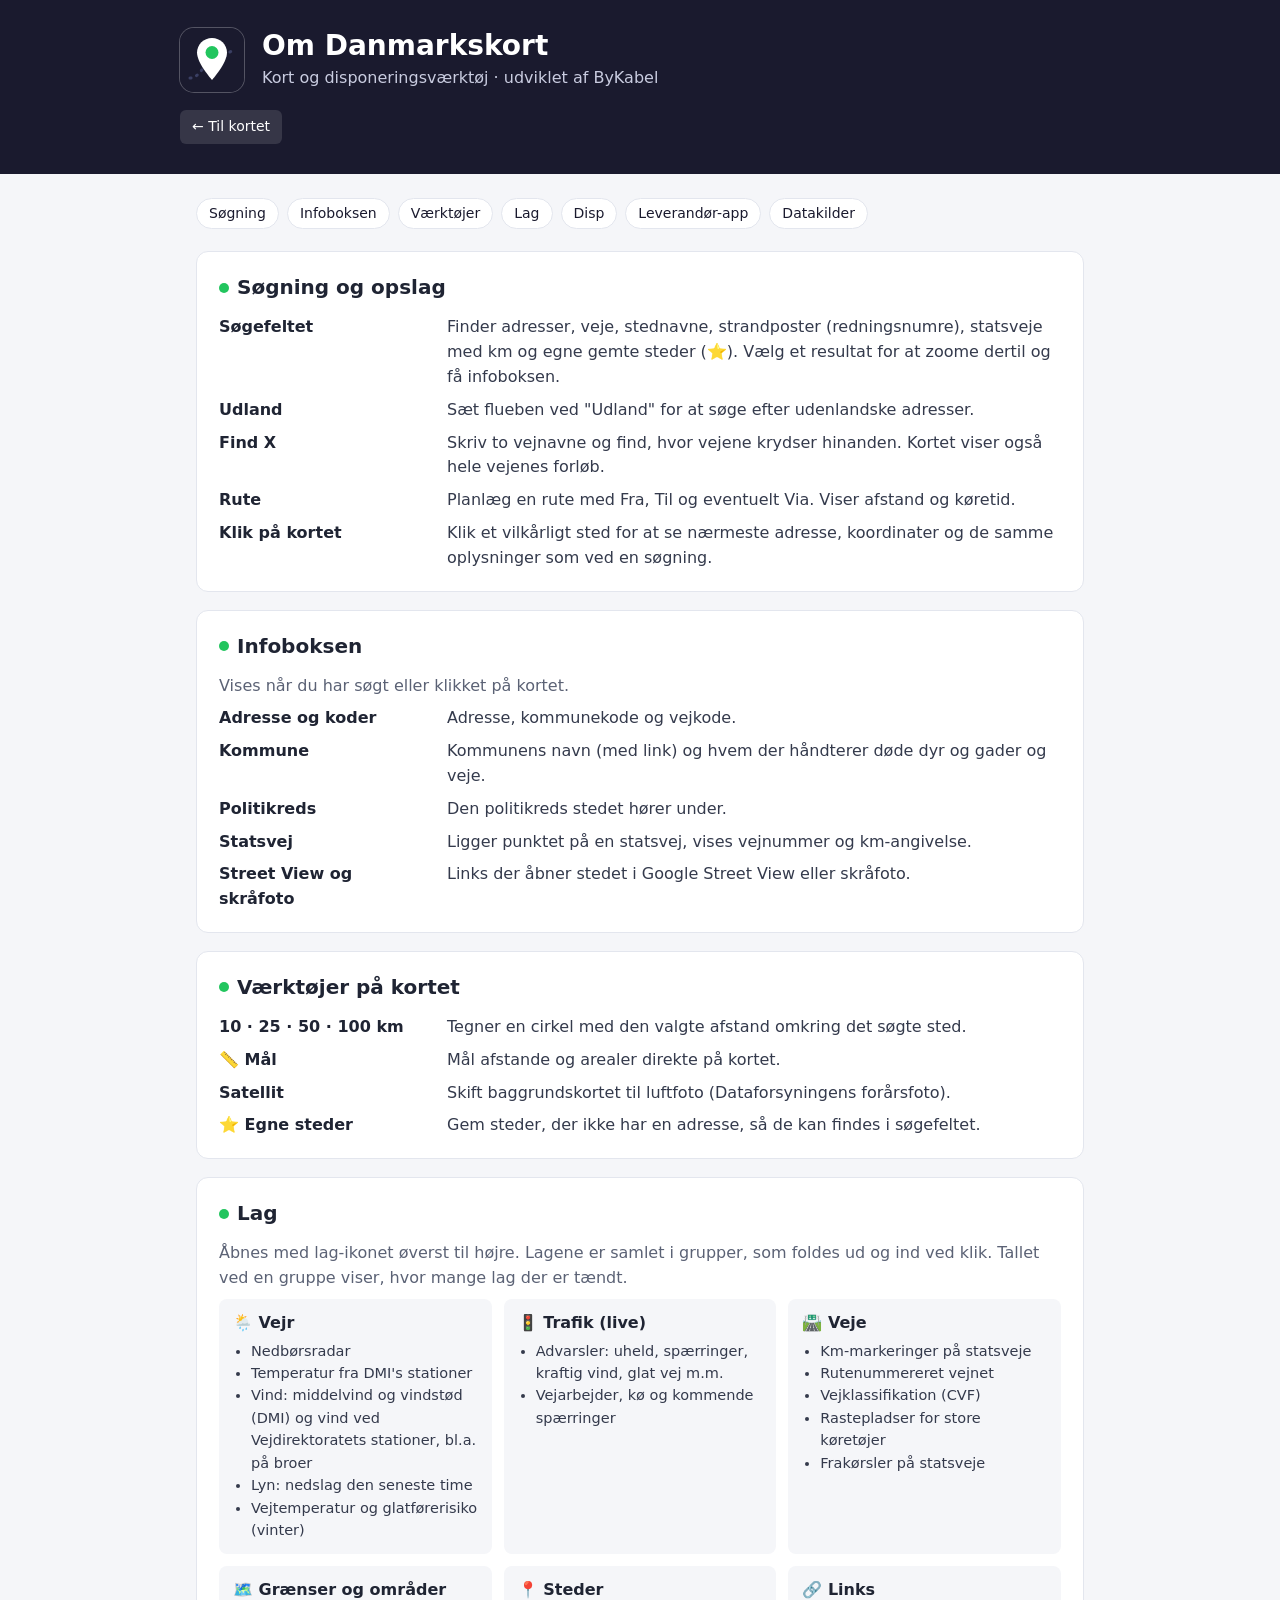
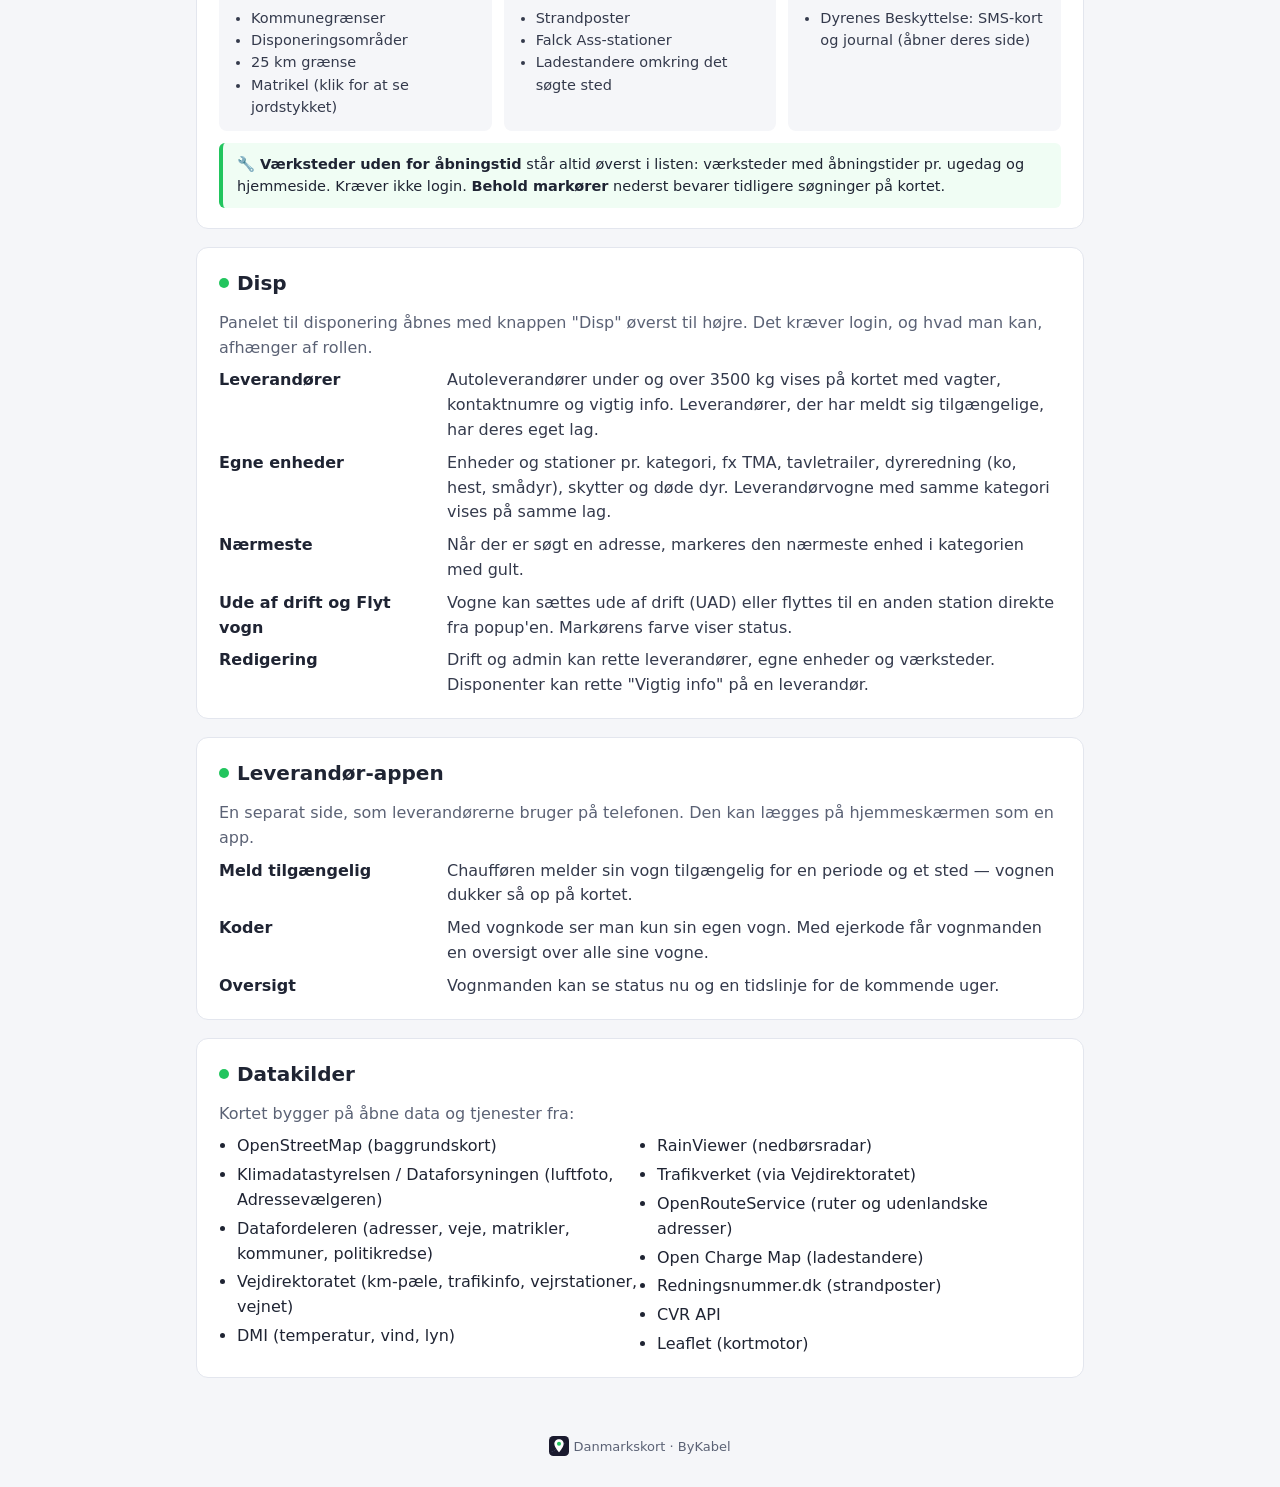
<file: om.html>
<!doctype html>
<html lang="da">
<head>
<meta charset="utf-8">
<meta name="viewport" content="width=device-width, initial-scale=1">
<title>Om Danmarkskort</title>
<link rel="icon" type="image/svg+xml" href="billeder/bykabel-logo.svg">
<style>
  :root {
    --navy: #1a1a2e;
    --groen: #22c55e;
    --tekst: #1f2433;
    --daempet: #5b6275;
    --linje: #e3e6ee;
    --flade: #f5f6f9;
    --kort: #ffffff;
  }
  * { box-sizing: border-box; }
  body {
    margin: 0;
    font-family: "Segoe UI", system-ui, -apple-system, Arial, sans-serif;
    color: var(--tekst);
    background: var(--flade);
    line-height: 1.55;
  }
  header {
    background: var(--navy);
    color: #fff;
    padding: 28px 16px 30px;
  }
  .indhold { max-width: 920px; margin: 0 auto; }
  .top { display: flex; align-items: center; gap: 18px; }
  .top img { width: 64px; height: 64px; flex-shrink: 0; border-radius: 14px; box-shadow: 0 0 0 1px rgba(255,255,255,.25); }
  .top h1 { margin: 0; font-size: 28px; line-height: 1.15; }
  .top p { margin: 4px 0 0; color: #c9cce0; }
  .tilbage {
    display: inline-block; margin-top: 18px; color: #fff; text-decoration: none;
    background: rgba(255,255,255,.12); padding: 6px 12px; border-radius: 6px; font-size: 14px;
  }
  .tilbage:hover { background: rgba(255,255,255,.2); }
  main { padding: 24px 16px 40px; }
  nav.indeks { display: flex; flex-wrap: wrap; gap: 8px; margin-bottom: 22px; }
  nav.indeks a {
    text-decoration: none; color: var(--navy); background: var(--kort);
    border: 1px solid var(--linje); border-radius: 999px; padding: 4px 12px; font-size: 14px;
  }
  nav.indeks a:hover { border-color: var(--groen); }
  section {
    background: var(--kort); border: 1px solid var(--linje); border-radius: 12px;
    padding: 20px 22px; margin-bottom: 18px;
  }
  section h2 {
    margin: 0 0 12px; font-size: 20px; display: flex; align-items: center; gap: 8px;
  }
  section h2::before {
    content: ""; width: 10px; height: 10px; border-radius: 50%; background: var(--groen); flex-shrink: 0;
  }
  section h3 { margin: 16px 0 6px; font-size: 16px; }
  .intro { color: var(--daempet); margin: 0 0 8px; }
  dl { margin: 0; display: grid; grid-template-columns: minmax(150px, 210px) 1fr; gap: 8px 18px; }
  dt { font-weight: 600; }
  dd { margin: 0; color: #343a4c; }
  @media (max-width: 620px) {
    dl { grid-template-columns: 1fr; gap: 2px; }
    dd { margin-bottom: 10px; }
    .top h1 { font-size: 23px; }
  }
  .grupper { display: grid; grid-template-columns: repeat(auto-fit, minmax(240px, 1fr)); gap: 12px; }
  .gruppe { background: var(--flade); border-radius: 8px; padding: 12px 14px; }
  .gruppe b { display: block; margin-bottom: 4px; }
  .gruppe ul { margin: 0; padding-left: 18px; color: #343a4c; font-size: 14.5px; }
  .note {
    background: #f0fdf4; border-left: 4px solid var(--groen); padding: 10px 14px; border-radius: 6px;
    font-size: 14.5px; margin-top: 12px;
  }
  .kilder { columns: 2 260px; margin: 0; padding-left: 18px; }
  .kilder li { break-inside: avoid; margin-bottom: 4px; }
  footer { text-align: center; color: var(--daempet); font-size: 13px; padding: 0 16px 30px; }
  footer img { width: 20px; height: 20px; vertical-align: -5px; margin-right: 4px; }
</style>
</head>
<body>

<header>
  <div class="indhold">
    <div class="top">
      <img src="billeder/bykabel-logo.svg" alt="ByKabel-logo: kortnål med grøn prik">
      <div>
        <h1>Om Danmarkskort</h1>
        <p>Kort og disponeringsværktøj · udviklet af ByKabel</p>
      </div>
    </div>
    <a class="tilbage" href="./">← Til kortet</a>
  </div>
</header>

<main class="indhold">

  <nav class="indeks" aria-label="Indhold">
    <a href="#soeg">Søgning</a>
    <a href="#info">Infoboksen</a>
    <a href="#vaerktoej">Værktøjer</a>
    <a href="#lag">Lag</a>
    <a href="#disp">Disp</a>
    <a href="#app">Leverandør-app</a>
    <a href="#kilder">Datakilder</a>
  </nav>

  <section id="soeg">
    <h2>Søgning og opslag</h2>
    <dl>
      <dt>Søgefeltet</dt>
      <dd>Finder adresser, veje, stednavne, strandposter (redningsnumre), statsveje med km og egne gemte steder (⭐). Vælg et resultat for at zoome dertil og få infoboksen.</dd>
      <dt>Udland</dt>
      <dd>Sæt flueben ved "Udland" for at søge efter udenlandske adresser.</dd>
      <dt>Find X</dt>
      <dd>Skriv to vejnavne og find, hvor vejene krydser hinanden. Kortet viser også hele vejenes forløb.</dd>
      <dt>Rute</dt>
      <dd>Planlæg en rute med Fra, Til og eventuelt Via. Viser afstand og køretid.</dd>
      <dt>Klik på kortet</dt>
      <dd>Klik et vilkårligt sted for at se nærmeste adresse, koordinater og de samme oplysninger som ved en søgning.</dd>
    </dl>
  </section>

  <section id="info">
    <h2>Infoboksen</h2>
    <p class="intro">Vises når du har søgt eller klikket på kortet.</p>
    <dl>
      <dt>Adresse og koder</dt>
      <dd>Adresse, kommunekode og vejkode.</dd>
      <dt>Kommune</dt>
      <dd>Kommunens navn (med link) og hvem der håndterer døde dyr og gader og veje.</dd>
      <dt>Politikreds</dt>
      <dd>Den politikreds stedet hører under.</dd>
      <dt>Statsvej</dt>
      <dd>Ligger punktet på en statsvej, vises vejnummer og km-angivelse.</dd>
      <dt>Street View og skråfoto</dt>
      <dd>Links der åbner stedet i Google Street View eller skråfoto.</dd>
    </dl>
  </section>

  <section id="vaerktoej">
    <h2>Værktøjer på kortet</h2>
    <dl>
      <dt>10 · 25 · 50 · 100 km</dt>
      <dd>Tegner en cirkel med den valgte afstand omkring det søgte sted.</dd>
      <dt>📏 Mål</dt>
      <dd>Mål afstande og arealer direkte på kortet.</dd>
      <dt>Satellit</dt>
      <dd>Skift baggrundskortet til luftfoto (Dataforsyningens forårsfoto).</dd>
      <dt>⭐ Egne steder</dt>
      <dd>Gem steder, der ikke har en adresse, så de kan findes i søgefeltet.</dd>
    </dl>
  </section>

  <section id="lag">
    <h2>Lag</h2>
    <p class="intro">Åbnes med lag-ikonet øverst til højre. Lagene er samlet i grupper, som foldes ud og ind ved klik. Tallet ved en gruppe viser, hvor mange lag der er tændt.</p>
    <div class="grupper">
      <div class="gruppe"><b>🌦️ Vejr</b>
        <ul>
          <li>Nedbørsradar</li>
          <li>Temperatur fra DMI's stationer</li>
          <li>Vind: middelvind og vindstød (DMI) og vind ved Vejdirektoratets stationer, bl.a. på broer</li>
          <li>Lyn: nedslag den seneste time</li>
          <li>Vejtemperatur og glatførerisiko (vinter)</li>
        </ul>
      </div>
      <div class="gruppe"><b>🚦 Trafik (live)</b>
        <ul>
          <li>Advarsler: uheld, spærringer, kraftig vind, glat vej m.m.</li>
          <li>Vejarbejder, kø og kommende spærringer</li>
        </ul>
      </div>
      <div class="gruppe"><b>🛣️ Veje</b>
        <ul>
          <li>Km-markeringer på statsveje</li>
          <li>Rutenummereret vejnet</li>
          <li>Vejklassifikation (CVF)</li>
          <li>Rastepladser for store køretøjer</li>
          <li>Frakørsler på statsveje</li>
        </ul>
      </div>
      <div class="gruppe"><b>🗺️ Grænser og områder</b>
        <ul>
          <li>Kommunegrænser</li>
          <li>Disponeringsområder</li>
          <li>25 km grænse</li>
          <li>Matrikel (klik for at se jordstykket)</li>
        </ul>
      </div>
      <div class="gruppe"><b>📍 Steder</b>
        <ul>
          <li>Strandposter</li>
          <li>Falck Ass-stationer</li>
          <li>Ladestandere omkring det søgte sted</li>
        </ul>
      </div>
      <div class="gruppe"><b>🔗 Links</b>
        <ul>
          <li>Dyrenes Beskyttelse: SMS-kort og journal (åbner deres side)</li>
        </ul>
      </div>
    </div>
    <div class="note"><b>🔧 Værksteder uden for åbningstid</b> står altid øverst i listen: værksteder med åbningstider pr. ugedag og hjemmeside. Kræver ikke login. <b>Behold markører</b> nederst bevarer tidligere søgninger på kortet.</div>
  </section>

  <section id="disp">
    <h2>Disp</h2>
    <p class="intro">Panelet til disponering åbnes med knappen "Disp" øverst til højre. Det kræver login, og hvad man kan, afhænger af rollen.</p>
    <dl>
      <dt>Leverandører</dt>
      <dd>Autoleverandører under og over 3500 kg vises på kortet med vagter, kontaktnumre og vigtig info. Leverandører, der har meldt sig tilgængelige, har deres eget lag.</dd>
      <dt>Egne enheder</dt>
      <dd>Enheder og stationer pr. kategori, fx TMA, tavletrailer, dyreredning (ko, hest, smådyr), skytter og døde dyr. Leverandørvogne med samme kategori vises på samme lag.</dd>
      <dt>Nærmeste</dt>
      <dd>Når der er søgt en adresse, markeres den nærmeste enhed i kategorien med gult.</dd>
      <dt>Ude af drift og Flyt vogn</dt>
      <dd>Vogne kan sættes ude af drift (UAD) eller flyttes til en anden station direkte fra popup'en. Markørens farve viser status.</dd>
      <dt>Redigering</dt>
      <dd>Drift og admin kan rette leverandører, egne enheder og værksteder. Disponenter kan rette "Vigtig info" på en leverandør.</dd>
    </dl>
  </section>

  <section id="app">
    <h2>Leverandør-appen</h2>
    <p class="intro">En separat side, som leverandørerne bruger på telefonen. Den kan lægges på hjemmeskærmen som en app.</p>
    <dl>
      <dt>Meld tilgængelig</dt>
      <dd>Chaufføren melder sin vogn tilgængelig for en periode og et sted — vognen dukker så op på kortet.</dd>
      <dt>Koder</dt>
      <dd>Med vognkode ser man kun sin egen vogn. Med ejerkode får vognmanden en oversigt over alle sine vogne.</dd>
      <dt>Oversigt</dt>
      <dd>Vognmanden kan se status nu og en tidslinje for de kommende uger.</dd>
    </dl>
  </section>

  <section id="kilder">
    <h2>Datakilder</h2>
    <p class="intro">Kortet bygger på åbne data og tjenester fra:</p>
    <ul class="kilder">
      <li>OpenStreetMap (baggrundskort)</li>
      <li>Klimadatastyrelsen / Dataforsyningen (luftfoto, Adressevælgeren)</li>
      <li>Datafordeleren (adresser, veje, matrikler, kommuner, politikredse)</li>
      <li>Vejdirektoratet (km-pæle, trafikinfo, vejrstationer, vejnet)</li>
      <li>DMI (temperatur, vind, lyn)</li>
      <li>RainViewer (nedbørsradar)</li>
      <li>Trafikverket (via Vejdirektoratet)</li>
      <li>OpenRouteService (ruter og udenlandske adresser)</li>
      <li>Open Charge Map (ladestandere)</li>
      <li>Redningsnummer.dk (strandposter)</li>
      <li>CVR API</li>
      <li>Leaflet (kortmotor)</li>
    </ul>
  </section>

</main>

<footer>
  <img src="billeder/bykabel-logo.svg" alt="">Danmarkskort · ByKabel
</footer>

</body>
</html>
</file>
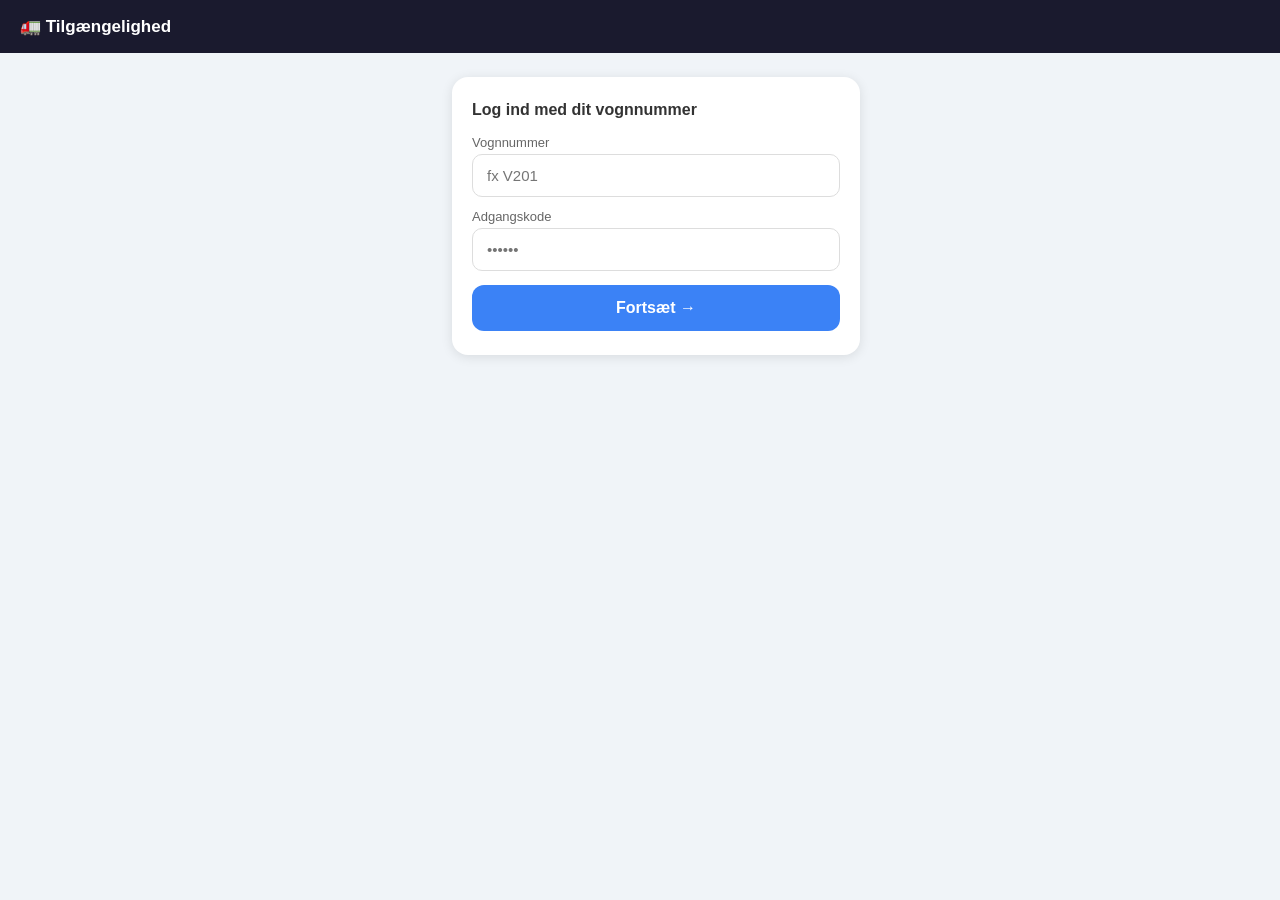
<file: tilgaengelighed.html>
<!DOCTYPE html>
<html lang="da">
<head>
  <meta charset="UTF-8">
  <meta name="viewport" content="width=device-width, initial-scale=1.0, maximum-scale=1.0">
  <title>Tilgængelighed</title>

  <!-- App-ikon på hjemmeskærmen (PWA uden service worker).
       Ingen service worker med vilje: den ville cache appen på telefonen,
       så leverandørerne kunne sidde med en gammel version uden at vide det.
       Stierne er relative, så filerne virker uændret efter en flytning af
       sitet — men et ikon, der allerede er lagt på en telefon, er bundet til
       den adresse, det blev installeret fra, og skal lægges på igen. -->
  <link rel="manifest" href="tilg-manifest.json">
  <meta name="theme-color" content="#1a1a2e">
  <link rel="icon" type="image/png" sizes="192x192" href="tilg-ikon-192.png">
  <link rel="apple-touch-icon" href="tilg-ikon-180.png">
  <meta name="apple-mobile-web-app-capable" content="yes">
  <meta name="mobile-web-app-capable" content="yes">
  <meta name="apple-mobile-web-app-status-bar-style" content="black">
  <meta name="apple-mobile-web-app-title" content="Tilgængelig">
  <style>
    *, *::before, *::after { box-sizing: border-box; margin: 0; padding: 0; }

    body {
      font-family: -apple-system, BlinkMacSystemFont, "Segoe UI", sans-serif;
      background: #f0f4f8;
      min-height: 100vh;
      display: flex;
      flex-direction: column;
      align-items: center;
      padding: 0 0 40px;
    }

    .topbar {
      width: 100%;
      background: #1a1a2e;
      color: #fff;
      padding: 16px 20px;
      font-size: 17px;
      font-weight: 600;
      display: flex;
      align-items: center;
      gap: 10px;
      margin-bottom: 24px;
    }

    .card {
      background: #fff;
      border-radius: 16px;
      box-shadow: 0 2px 12px rgba(0,0,0,0.10);
      padding: 24px 20px;
      width: 100%;
      max-width: 440px;
      margin: 0 16px 20px;
    }

    .card h2 {
      font-size: 16px;
      font-weight: 600;
      color: #333;
      margin-bottom: 16px;
    }

    label {
      display: block;
      font-size: 13px;
      color: #666;
      margin-bottom: 4px;
      margin-top: 12px;
    }

    input[type="text"],
    input[type="password"] {
      width: 100%;
      padding: 12px 14px;
      border: 1.5px solid #ddd;
      border-radius: 10px;
      font-size: 15px;
      color: #222;
      outline: none;
      transition: border-color 0.15s;
    }
    input[type="date"],
    input[type="time"] {
      padding: 10px 8px;
      border: 1.5px solid #ddd;
      border-radius: 10px;
      font-size: 13px;
      color: #222;
      outline: none;
      transition: border-color 0.15s;
    }
    .dt-row {
      display: flex;
      gap: 8px;
      margin-top: 0;
    }
    .dt-row input[type="date"] { flex: 1.6; }
    .dt-row input[type="time"] { flex: 1; }
    input:focus { border-color: #3b82f6; }

    .btn {
      display: block;
      width: 100%;
      padding: 14px;
      border: none;
      border-radius: 12px;
      font-size: 16px;
      font-weight: 600;
      cursor: pointer;
      margin-top: 14px;
      transition: opacity 0.15s, transform 0.1s;
    }
    .btn:active { transform: scale(0.98); opacity: 0.9; }
    .btn:disabled { opacity: 0.45; cursor: not-allowed; }

    .btn-blue   { background: #3b82f6; color: #fff; }
    .btn-green  { background: #16a34a; color: #fff; }
    .btn-red    { background: #dc2626; color: #fff; }
    .btn-gray   { background: #e5e7eb; color: #444; }

    /* Adresse-knapper */
    .adr-grid {
      display: flex;
      flex-direction: column;
      gap: 8px;
      margin-bottom: 8px;
    }
    .adr-btn {
      width: 100%;
      padding: 13px 16px;
      border: 2px solid #e5e7eb;
      border-radius: 10px;
      background: #fff;
      font-size: 14px;
      font-weight: 500;
      color: #374151;
      cursor: pointer;
      text-align: left;
      transition: all 0.15s;
      display: flex;
      align-items: center;
      gap: 10px;
    }
    /* Kontaktnummer: to valg som radioknapper, feltet ligger i rækken */
    .tlf-valg {
      display: flex; align-items: center; gap: 10px; flex-wrap: wrap;
      padding: 12px 14px; margin-bottom: 8px;
      border: 2px solid #e5e7eb; border-radius: 10px; background: #fff;
      cursor: pointer; transition: all 0.15s; font-size: 14px; color: #374151;
    }
    .tlf-valg:focus-visible { outline: 2px solid #3b82f6; outline-offset: 2px; }
    .tlf-valg.active { border-color: #16a34a; background: #f0fdf4; color: #15803d; }
    .tlf-radio {
      width: 20px; height: 20px; border-radius: 50%; flex-shrink: 0;
      border: 2px solid #9ca3af; position: relative; background: #fff;
    }
    .tlf-valg.active .tlf-radio { border-color: #16a34a; }
    .tlf-valg.active .tlf-radio::after {
      content: ""; position: absolute; inset: 3px; border-radius: 50%; background: #16a34a;
    }
    .tlf-tekst { flex: 1; min-width: 120px; }
    .tlf-tekst b { white-space: nowrap; }
    #tlf-eget .tlf-tekst { flex: 0 0 auto; }
    .tlf-valgt {
      display: none; font-size: 12px; font-weight: 600; color: #fff;
      background: #16a34a; border-radius: 10px; padding: 2px 8px; white-space: nowrap;
    }
    .tlf-valg.active .tlf-valgt { display: inline-block; }
    #inp-tlf {
      flex: 1; min-width: 140px; padding: 9px 10px; font-size: 15px; color: #222;
      border: 1.5px solid #ddd; border-radius: 8px; outline: none; background: #fff;
    }
    #inp-tlf:focus { border-color: #3b82f6; }
    .tlf-opsummering { font-size: 13px; color: #374151; margin-top: 2px; }
    .tlf-opsummering b { color: #15803d; }
    .tlf-opsummering.mangler { color: #b45309; }

    .adr-btn.active {
      border-color: #16a34a;
      background: #f0fdf4;
      color: #15803d;
    }
    .adr-btn.gps-btn {
      border-style: dashed;
      color: #6b7280;
      justify-content: center;
      font-style: italic;
    }
    .adr-btn.gps-btn.active {
      border-color: #3b82f6;
      background: #eff6ff;
      color: #1d4ed8;
      font-style: normal;
      border-style: solid;
    }

    /* Tidsknapper */
    .time-grid {
      display: grid;
      grid-template-columns: repeat(5, 1fr);
      gap: 8px;
      margin: 14px 0 4px;
    }
    .time-btn {
      padding: 12px 4px;
      border: 2px solid #e5e7eb;
      border-radius: 10px;
      background: #fff;
      font-size: 14px;
      font-weight: 600;
      color: #444;
      cursor: pointer;
      text-align: center;
      transition: all 0.15s;
    }
    .time-btn.active {
      border-color: #16a34a;
      background: #f0fdf4;
      color: #15803d;
    }

    .divider {
      display: flex;
      align-items: center;
      gap: 10px;
      margin: 16px 0;
      color: #aaa;
      font-size: 13px;
    }
    .divider::before, .divider::after {
      content: "";
      flex: 1;
      height: 1px;
      background: #e5e7eb;
    }

    .manual-row {
      display: flex;
      flex-direction: column;
      gap: 10px;
    }

    .status-badge {
      display: flex;
      align-items: center;
      gap: 10px;
      padding: 14px 16px;
      border-radius: 12px;
      font-size: 14px;
      font-weight: 500;
      margin-bottom: 4px;
    }
    .status-active   { background: #f0fdf4; border: 1.5px solid #86efac; color: #15803d; }
    .status-inactive { background: #f9fafb; border: 1.5px solid #e5e7eb; color: #6b7280; }
    .status-dot { width: 12px; height: 12px; border-radius: 50%; flex-shrink: 0; }
    .status-dot.green { background: #16a34a; box-shadow: 0 0 0 3px #bbf7d0; }
    .status-dot.gray  { background: #9ca3af; }

    .vogn-info {
      background: #f8fafc;
      border-radius: 10px;
      padding: 12px 14px;
      margin-bottom: 4px;
      font-size: 14px;
      color: #374151;
    }

    .feedback {
      padding: 12px 14px;
      border-radius: 10px;
      font-size: 14px;
      font-weight: 500;
      margin-top: 10px;
      display: none;
    }
    .feedback.ok  { background: #f0fdf4; color: #15803d; border: 1px solid #86efac; display: block; }
    .feedback.err { background: #fef2f2; color: #dc2626; border: 1px solid #fca5a5; display: block; }

    .spinner {
      display: inline-block;
      width: 16px; height: 16px;
      border: 2px solid rgba(255,255,255,0.4);
      border-top-color: #fff;
      border-radius: 50%;
      animation: spin 0.7s linear infinite;
      vertical-align: middle;
      margin-right: 6px;
    }
    .spinner-dark {
      border-color: rgba(0,0,0,0.15);
      border-top-color: #374151;
    }
    @keyframes spin { to { transform: rotate(360deg); } }

    #screen-login, #screen-main { width: 100%; max-width: 440px; padding: 0 16px; }
    .hidden { display: none !important; }

    /* Manuel adresse */
    .adr-btn.manual-btn {
      border-style: dashed;
      color: #6b7280;
      justify-content: center;
      font-style: italic;
    }
    .adr-btn.manual-btn.active {
      border-color: #16a34a;
      background: #f0fdf4;
      color: #15803d;
      font-style: normal;
      border-style: solid;
    }
    .manual-adr-wrap {
      display: none;
      flex-direction: column;
      gap: 4px;
      margin-top: -2px;
    }
    .manual-adr-wrap.open { display: flex; }
    .manual-adr-input {
      width: 100%;
      padding: 11px 14px;
      border: 1.5px solid #3b82f6;
      border-radius: 10px;
      font-size: 14px;
      color: #222;
      outline: none;
    }
    .manual-adr-liste {
      border: 1.5px solid #e5e7eb;
      border-radius: 10px;
      background: #fff;
      max-height: 180px;
      overflow-y: auto;
      display: none;
      box-shadow: 0 4px 12px rgba(0,0,0,0.08);
    }
    .manual-adr-item {
      padding: 10px 14px;
      font-size: 13px;
      cursor: pointer;
      border-bottom: 1px solid #f3f4f6;
      color: #374151;
    }
    .manual-adr-item:last-child { border-bottom: none; }
    .manual-adr-item:hover, .manual-adr-item.highlighted { background: #f0f9ff; }
    /* ── Fast rytme og fravær ─────────────────────────────── */
    .dag-row {
      display: flex; align-items: center; gap: 6px;
      padding: 5px 0; border-bottom: 1px solid #2a2f3a;
    }
    .dag-row:last-child { border-bottom: none; }
    .dag-navn {
      width: 38px; flex-shrink: 0;
      font-size: 13px; font-weight: 600; color: #cbd5e1;
    }
    .dag-tider { flex: 1; display: flex; flex-direction: column; gap: 4px; }
    .tid-par { display: flex; align-items: center; gap: 4px; }
    .tid-par input[type="time"] { flex: 1; min-width: 0; }
    .tid-fjern {
      background: none; border: none; color: #ef4444;
      font-size: 17px; cursor: pointer; padding: 0 4px; line-height: 1;
    }
    .tid-tilfoej {
      background: none; border: 1px dashed #3f4654; color: #94a3b8;
      border-radius: 6px; font-size: 12px; padding: 3px 8px;
      cursor: pointer; align-self: flex-start;
    }
    .dag-tom { font-size: 12px; color: #6b7280; font-style: italic; }
    .rytme-til { display: flex; align-items: center; gap: 9px; margin-bottom: 9px; }
    .rytme-til input[type="checkbox"] { width: 19px; height: 19px; flex-shrink: 0; }
    .frav-liste { margin-top: 10px; display: flex; flex-direction: column; gap: 6px; }
    .frav-item {
      display: flex; align-items: center; justify-content: space-between;
      gap: 8px; background: #1b2029; border: 1px solid #2a2f3a;
      border-radius: 7px; padding: 7px 10px; font-size: 13px;
    }
    .frav-slet {
      background: none; border: none; color: #ef4444;
      font-size: 16px; cursor: pointer; padding: 0 4px; flex-shrink: 0;
    }
    .min-row { display: flex; gap: 6px; align-items: center; margin-top: 7px; }
    .min-row input { flex: 1; }

    /* ── Vognmandens oversigt ─────────────────────────────── */
    #screen-oversigt { width: 100%; max-width: 760px; padding: 0 16px; }
    #screen-oversigt .card { max-width: none; margin: 0 0 20px; }
    .ov-top { display: flex; align-items: center; gap: 8px; flex-wrap: wrap; margin-bottom: 10px; }
    .ov-top h2 { margin: 0; flex: 1; }
    .ov-mini { font-size: 12px; padding: 6px 10px; width: auto; margin: 0; }
    .ov-legend { display: flex; gap: 12px; flex-wrap: wrap; font-size: 12px; color: #555; margin-bottom: 10px; }
    .ov-legend span { display: inline-flex; align-items: center; gap: 5px; }
    .ov-sw { width: 16px; height: 10px; border-radius: 2px; display: inline-block; }
    .ov-scroll { overflow-x: auto; }
    /* Ekstra scrollbar over tabellen — følger den nederste */
    .ov-scroll-top { overflow-x: auto; overflow-y: hidden; height: 16px; margin-bottom: 4px; }
    .ov-scroll-top div { height: 1px; }
    .ov-tabel { min-width: 560px; }
    /* Første kolonne bliver stående, når tidslinjen scrolles sidelæns */
    .ov-hoved > div:first-child, .ov-vogn {
      position: sticky; left: 0; z-index: 5; background: #fff;
      box-shadow: 6px 0 6px -6px rgba(0,0,0,.15);
    }
    .ov-raekke:hover .ov-vogn { background: #f8fafc; }
    .ov-dage div.mandag { border-left: 2px solid #cbd5e1; }
    .ov-linje .ov-dagstreg.mandag { width: 2px; background: #cbd5e1; }
    .ov-periode { display: inline-flex; border: 1px solid #d1d5db; border-radius: 8px; overflow: hidden; }
    .ov-periode button { border: none; background: #fff; padding: 6px 10px; font-size: 12px; cursor: pointer; color: #374151; }
    .ov-periode button + button { border-left: 1px solid #d1d5db; }
    .ov-periode button.aktiv { background: #1d4ed8; color: #fff; font-weight: 600; }
    .ov-hoved, .ov-raekke { display: grid; grid-template-columns: 150px 1fr; gap: 10px; align-items: center; }
    .ov-hoved { font-size: 11px; color: #6b7280; padding-bottom: 4px; border-bottom: 1px solid #e5e7eb; }
    .ov-dage { display: grid; grid-template-columns: repeat(var(--ov-dage, 7), 1fr); }
    .ov-dage div { text-align: center; border-left: 1px solid #e5e7eb; }
    .ov-dage div.idag { font-weight: 700; color: #1d4ed8; }
    .ov-raekke { padding: 8px 0; border-bottom: 1px solid #f1f5f9; cursor: pointer; }
    .ov-raekke:hover { background: #f8fafc; }
    .ov-vogn b { font-size: 14px; color: #111827; }
    .ov-vogn small { display: block; color: #6b7280; font-size: 11px; white-space: nowrap; overflow: hidden; text-overflow: ellipsis; }
    .ov-status { font-size: 12px; margin-top: 2px; }
    .ov-linje { position: relative; height: 22px; background: #f3f4f6; border-radius: 4px; overflow: hidden; }
    .ov-linje .ov-dagstreg { position: absolute; top: 0; bottom: 0; width: 1px; background: #e5e7eb; }
    .ov-linje .ov-nu { position: absolute; top: 0; bottom: 0; width: 2px; background: #1d4ed8; z-index: 4; }
    .ov-blok { position: absolute; top: 3px; bottom: 3px; border-radius: 3px; }
    .ov-blok.meldt { background: #16a34a; z-index: 2; }
    .ov-blok.plan  { background: repeating-linear-gradient(45deg, #86efac, #86efac 4px, #bbf7d0 4px, #bbf7d0 8px); z-index: 1; }
    .ov-blok.frav  { background: #ef4444; z-index: 3; }
    /* Tid der normalt er dækket af rytmen, men hvor vognen har meldt fravær */
    .ov-blok.planfrav { background: repeating-linear-gradient(45deg, #cbd5e1, #cbd5e1 4px, #f1f5f9 4px, #f1f5f9 8px); z-index: 1; }
    .status-naeste { font-size: 13px; color: #374151; margin-top: 8px; }
    .status-naeste b { color: #15803d; }
    .ov-tom { color: #6b7280; font-size: 13px; padding: 12px 0; }
  </style>
</head>
<body>

<div class="topbar">🚛 Tilgængelighed</div>

<!-- LOGIN SCREEN -->
<div id="screen-login">
  <div class="card">
    <h2>Log ind med dit vognnummer</h2>
    <label>Vognnummer</label>
    <input type="text" id="inp-vognNr" placeholder="fx V201" autocomplete="off" autocapitalize="characters">
    <label>Adgangskode</label>
    <input type="password" id="inp-code" placeholder="••••••" autocomplete="off">
    <button class="btn btn-blue" id="btn-login">Fortsæt →</button>
    <div id="login-feedback" class="feedback"></div>
  </div>
</div>

<!-- VOGNMANDENS OVERSIGT (kun med ejerkode) -->
<div id="screen-oversigt" class="hidden">
  <div class="card">
    <div class="ov-top">
      <h2 id="ov-titel">Alle vogne</h2>
      <div class="ov-periode" id="ov-periode">
        <button data-dage="7">1 uge</button>
        <button data-dage="14">2 uger</button>
        <button data-dage="21">3 uger</button>
        <button data-dage="28">4 uger</button>
      </div>
      <button class="btn btn-gray ov-mini" id="btn-ov-opdater">↻ Opdater</button>
      <button class="btn btn-gray ov-mini" id="btn-ov-logout">Log ud</button>
    </div>
    <div class="ov-legend">
      <span><i class="ov-sw" style="background:#16a34a"></i>Meldt tilgængelig</span>
      <span><i class="ov-sw" style="background:repeating-linear-gradient(45deg,#86efac,#86efac 4px,#bbf7d0 4px,#bbf7d0 8px)"></i>Fast rytme</span>
      <span><i class="ov-sw" style="background:#ef4444"></i>Fravær</span>
      <span><i class="ov-sw" style="background:repeating-linear-gradient(45deg,#cbd5e1,#cbd5e1 4px,#f1f5f9 4px,#f1f5f9 8px)"></i>Rytme, meldt fra</span>
      <span><i class="ov-sw" style="background:#1d4ed8;width:3px"></i>Nu</span>
    </div>
    <div class="ov-scroll-top hidden" id="ov-scroll-top"><div id="ov-scroll-top-indhold"></div></div>
    <div class="ov-scroll" id="ov-scroll"><div class="ov-tabel" id="ov-tabel">
      <div class="ov-tom">Henter vogne…</div>
    </div></div>
    <div style="font-size:12px;color:#6b7280;margin-top:10px">
      Klik på en vogn for at melde, rette rytme eller melde fravær. Hold musen over en blok for tiderne.
      <span id="ov-opdateret"></span>
    </div>
    <div id="ov-feedback" class="feedback"></div>
  </div>
</div>

<!-- MAIN SCREEN -->
<div id="screen-main" class="hidden">

  <!-- Kun for vognmanden: tilbage til oversigten -->
  <button class="btn btn-gray hidden" id="btn-til-oversigt" style="margin:0 0 16px">👑 Alle vogne</button>

  <!-- Status -->
  <div class="card">
    <h2>Din status</h2>
    <div id="status-badge" class="status-badge status-inactive">
      <div class="status-dot gray" id="status-dot"></div>
      <span id="status-text">Ikke tilgængelig</span>
    </div>
    <div id="status-naeste" class="status-naeste hidden"></div>
    <div id="vogn-info" class="vogn-info hidden"></div>
  </div>

  <!-- Lokation -->
  <div class="card">
    <h2>Startposition</h2>
    <div class="adr-grid" id="adr-grid">
      <div style="color:#aaa;font-size:13px">Henter adresser...</div>
    </div>
  </div>

  <!-- Kontaktnummer -->
  <div class="card">
    <h2>Hvilket nummer skal disponenten ringe til?</h2>
    <div class="tlf-valg hidden" id="tlf-vogn" role="radio" tabindex="0" aria-checked="false">
      <span class="tlf-radio"></span>
      <span class="tlf-tekst">📞 Vognens nummer · <b id="tlf-vogn-nr"></b></span>
      <span class="tlf-valgt">✓ Valgt</span>
    </div>
    <div class="tlf-valg" id="tlf-eget" role="radio" tabindex="0" aria-checked="false">
      <span class="tlf-radio"></span>
      <span class="tlf-tekst">✏️ Andet nummer</span>
      <input type="tel" id="inp-tlf" placeholder="Mobilnummer" aria-label="Mobilnummer"
        maxlength="20" autocomplete="tel" inputmode="tel">
    </div>
    <div class="tlf-opsummering" id="tlf-opsummering"></div>
  </div>

  <!-- Bemærkning -->
  <div class="card">
    <h2>Bemærkning <span style="font-weight:400;color:#9ca3af;font-size:13px">(valgfri)</span></h2>
    <input type="text" id="inp-bemærkning" placeholder="fx. Fra Aalborg mod Sjælland" maxlength="200" autocomplete="off">
    <div style="font-size:12px;color:#aaa;margin-top:6px">Vises i popup på kortet</div>
  </div>

  <!-- Tid -->
  <div class="card">
    <h2>Tilgængelig i</h2>
    <div class="time-grid" id="time-grid">
      <button class="time-btn" data-hours="4">4t</button>
      <button class="time-btn" data-hours="6">6t</button>
      <button class="time-btn" data-hours="8">8t</button>
      <button class="time-btn" data-hours="10">10t</button>
      <button class="time-btn" data-hours="12">12t</button>
    </div>

    <div class="divider">eller vælg tidsrum</div>
    <div class="manual-row">
      <div>
        <label>Fra</label>
        <div class="dt-row">
          <input type="date" id="inp-fra-dato">
          <input type="time" id="inp-fra-tid" step="300">
        </div>
      </div>
      <div>
        <label>Til</label>
        <div class="dt-row">
          <input type="date" id="inp-til-dato">
          <input type="time" id="inp-til-tid" step="300">
        </div>
      </div>
    </div>

    <button class="btn btn-green" id="btn-meld">🟢 Meld tilgængelig</button>
    <button class="btn btn-gray hidden" id="btn-fravær" style="color:#dc2626">🗑️ Fjern tilmelding</button>
    <button class="btn btn-gray" id="btn-logout">← Skift vogn</button>
    <div id="main-feedback" class="feedback"></div>
  </div>

  <!-- Fravær -->
  <div class="card hidden" id="card-fravaer">
    <h2>Meld fravær</h2>

    <!-- Vognlogin: kun én enkel knap. Perioder, minutter m.m. kun med ejerkoden. -->
    <div id="frav-vogn" class="hidden">
      <button class="btn btn-red" id="btn-saet-fravaer">🔴 Sæt fraværende</button>
      <div style="font-size:12px;color:#6b7280;margin-top:6px;line-height:1.5">
        Vognen forsvinder fra kortet og står som fraværende, indtil du melder dig
        tilgængelig igen her — eller til din faste rytme starter ved næste vagt.
      </div>
    </div>

    <div id="frav-ejer">
    <div style="font-size:12px;color:#9ca3af;margin-bottom:10px;line-height:1.5">
      Kører I en tur eller er I optaget, så meld fra her. Vognen forsvinder fra
      kortet og kommer igen af sig selv, når tiden er gået — også den faste
      rytme starter selv igen ved næste vagt.
    </div>

    <!-- Kun synlig når vognen står efter fast rytme: fravær til vagtens
         slut, så rytmen selv tager over igen ved næste vagt -->
    <button class="btn btn-red hidden" id="btn-frav-vagt" style="margin-bottom:10px"></button>

    <div class="time-grid" id="frav-grid">
      <button class="time-btn" data-min="60">1t</button>
      <button class="time-btn" data-min="120">2t</button>
      <button class="time-btn" data-min="180">3t</button>
      <button class="time-btn" data-min="240">4t</button>
    </div>

    <div class="min-row">
      <input type="number" id="inp-frav-min" placeholder="fx 90" min="5" max="1440" inputmode="numeric">
      <button class="btn btn-red" id="btn-frav-min" style="margin:0;width:auto;padding:10px 16px">Minutter</button>
    </div>

    <div class="divider">eller et længere fravær</div>
    <div class="manual-row">
      <div>
        <label>Fra</label>
        <div class="dt-row">
          <input type="date" id="inp-frav-fra-dato">
          <input type="time" id="inp-frav-fra-tid" step="300">
        </div>
      </div>
      <div>
        <label>Til</label>
        <div class="dt-row">
          <input type="date" id="inp-frav-til-dato">
          <input type="time" id="inp-frav-til-tid" step="300">
        </div>
      </div>
    </div>
    <input type="text" id="inp-frav-aarsag" placeholder="Årsag (valgfri) – fx sygdom" maxlength="200" autocomplete="off">
    <button class="btn btn-red" id="btn-frav-periode">🔴 Meld fravær i perioden</button>
    </div>

    <div id="frav-liste" class="frav-liste"></div>
    <div id="frav-feedback" class="feedback"></div>
  </div>

  <!-- Fast rytme -->
  <div class="card">
    <h2>Fast rytme <span style="font-weight:400;color:#9ca3af;font-size:13px">(valgfri)</span></h2>
    <div style="font-size:12px;color:#9ca3af;margin-bottom:10px;line-height:1.5">
      Har I faste vagter, kan I taste dem én gang her. Så er vognen automatisk
      tilgængelig i de tidsrum, og I melder kun fra, når I er optaget.
      Lad den være slået fra, hvis I hellere vil melde til hver gang.
    </div>

    <label class="rytme-til">
      <input type="checkbox" id="rytme-aktiv">
      <span>Brug fast rytme</span>
    </label>

    <div id="rytme-indhold" class="hidden">
      <label>Fast startposition</label>
      <select id="rytme-adr"></select>

      <div style="margin-top:12px" id="rytme-dage"></div>

      <div style="font-size:12px;color:#6b7280;margin-top:8px;line-height:1.5">
        Vagter der går over midnat skrives som de er — fx 15:00 til 03:00.
      </div>

    </div>

    <button class="btn btn-blue" id="btn-rytme-gem" style="margin-top:12px">💾 Gem rytme</button>
    <button class="btn btn-gray hidden" id="btn-rytme-slet">🗑️ Slet rytme helt</button>
    <div id="rytme-bekraeftet" style="font-size:12px;color:#6b7280;margin-top:7px"></div>
    <div id="rytme-feedback" class="feedback"></div>
  </div>

</div>

<!-- proj4 bruges til at omregne Adressevælgerens UTM32-koordinater -->
<script src="lib/proj4.js"></script>
<script>
  const WORKER = "https://danmarkskort-sp.danmarkskortet.workers.dev";

  // ── State ──────────────────────────────────────────────────────
  let _vognNr        = sessionStorage.getItem("lev_vognNr") || "";
  let _code          = sessionStorage.getItem("lev_code")   || "";
  let _adresser      = [];          // leverandørens gemte adresser
  let _valgtAdresse  = null;        // { lat, lon, label }
  let _aktivRec      = null;
  let _valgtTimer    = null;
  let _rytme         = null;        // vognens gemte rytme
  let _skema         = {};          // { "1": [["08:00","20:00"]], ... } 1 = mandag
  let _fravaer       = [];          // aktive og kommende fravær
  let _vognTlf       = "";          // vognens faste nummer fra SharePoint (kan være tomt)
  let _tlfValg       = "eget";      // "vogn" eller "eget"
  // "ejer" (vognmanden, ejerkode) eller "vogn" (kun denne vogn). Sættes af
  // serveren ved login; gemmes kun som visningshint — serveren tjekker
  // selv koden på hvert kald, så en ændret værdi her giver ingen adgang.
  let _rolle         = sessionStorage.getItem("lev_rolle") || "";

  // ── Init ───────────────────────────────────────────────────────
  // setTimeout: oversigtens indstillinger (OV_DAGE m.fl.) defineres længere nede i
  // scriptet. Uden den fejlede "Alle vogne", når siden blev genindlæst på oversigten.
  if (_vognNr && _code && _rolle === "ejer" && sessionStorage.getItem("lev_visning") === "oversigt") setTimeout(showOversigt, 0);
  else if (_vognNr && _code) showMain();
  else document.getElementById("screen-login").classList.remove("hidden");

  function defaultFra() {
    const d = new Date();
    d.setSeconds(0, 0);
    d.setMinutes(Math.ceil(d.getMinutes() / 15) * 15);
    return d;
  }
  function toLocalDT(d) {
    const pad = n => String(n).padStart(2, "0");
    return `${d.getFullYear()}-${pad(d.getMonth()+1)}-${pad(d.getDate())}T${pad(d.getHours())}:${pad(d.getMinutes())}`;
  }
  // Hjælpere til separate date+time felter
  function _setDT(prefix, d) {
    const pad = n => String(n).padStart(2, "0");
    document.getElementById(`inp-${prefix}-dato`).value =
      `${d.getFullYear()}-${pad(d.getMonth()+1)}-${pad(d.getDate())}`;
    document.getElementById(`inp-${prefix}-tid`).value =
      `${pad(d.getHours())}:${pad(d.getMinutes())}`;
  }
  function _getDT(prefix) {
    const dato = document.getElementById(`inp-${prefix}-dato`).value;
    const tid  = document.getElementById(`inp-${prefix}-tid`).value;
    if (!dato || !tid) return null;
    return new Date(`${dato}T${tid}`);
  }

  // ── LOGIN ──────────────────────────────────────────────────────
  document.getElementById("btn-login").addEventListener("click", doLogin);
  document.getElementById("inp-code").addEventListener("keydown", e => { if (e.key === "Enter") doLogin(); });

  async function doLogin() {
    const vognNr = document.getElementById("inp-vognNr").value.trim();
    const code   = document.getElementById("inp-code").value.trim();
    const fb     = document.getElementById("login-feedback");
    const btn    = document.getElementById("btn-login");
    if (!vognNr || !code) { showFb(fb, "err", "Udfyld begge felter."); return; }

    btn.innerHTML = `<span class="spinner"></span>Logger ind...`;
    btn.disabled = true;
    fb.className = "feedback";

    try {
      const now = new Date();
      const r = await fetch(`${WORKER}/tilgaengelig`, {
        method: "POST",
        headers: { "Content-Type": "application/json" },
        body: JSON.stringify({
          vognNr, code,
          fra: now.toISOString(),
          til: new Date(now.getTime() + 3600_000).toISOString(),
          testOnly: true   // validér uden at gemme
        })
      });

      if (r.status === 401) { showFb(fb, "err", "Forkert adgangskode."); return; }
      if (r.status === 404) { showFb(fb, "err", "Vognnummer ikke fundet. Tjek stavning."); return; }
      if (!r.ok)            { showFb(fb, "err", "Fejl – prøv igen."); return; }

      const data = await r.json();
      _adresser = data.record?.alleAdresser || [];
      // Serveren finder også vognen ud fra første ord ("6930" -> "6930 Bjærger").
      // Det fulde vognnummer bruges herefter, så status og fravær passer.
      _vognNr = data.record?.vognNr || vognNr;
      _code   = code;
      _rolle  = data.rolle || "vogn";
      sessionStorage.setItem("lev_vognNr", _vognNr);
      sessionStorage.setItem("lev_code",   code);
      sessionStorage.setItem("lev_rolle",  _rolle);
      if (_rolle === "ejer") showOversigt();
      else showMain();

    } catch (e) {
      showFb(fb, "err", "Netværksfejl – er du online?");
    } finally {
      btn.innerHTML = "Fortsæt →";
      btn.disabled = false;
    }
  }

  // ── MAIN SCREEN ────────────────────────────────────────────────
  async function showMain() {
    document.getElementById("screen-login").classList.add("hidden");
    document.getElementById("screen-oversigt").classList.add("hidden");
    document.getElementById("screen-main").classList.remove("hidden");
    document.getElementById("btn-til-oversigt").classList.toggle("hidden", _rolle !== "ejer");
    sessionStorage.setItem("lev_visning", "vogn");
    _setDT("fra", defaultFra());
    updateTilFromFra(4);
    setActiveTimeBtn(4);
    buildAdrGrid();
    buildTlfValg();
    _setDT("frav-fra", defaultFra());
    _setDT("frav-til", new Date(Date.now() + 86400_000));
    // Adresserne skal hentes her og ikke kun ved login. Ellers er de væk
    // efter en genindlæsning, hvor sessionStorage springer login over.
    if (!(await hentVognData())) return;
    await Promise.all([refreshStatus(), hentRytme(), hentFravaer()]);
  }

  // Henter vognens depotadresser og bekræfter samtidig at koden stadig
  // gælder. testOnly gør at der ikke gemmes noget i SharePoint.
  async function hentVognData() {
    try {
      const now = new Date();
      const r = await fetch(`${WORKER}/tilgaengelig`, {
        method: "POST",
        headers: { "Content-Type": "application/json" },
        body: JSON.stringify({
          vognNr: _vognNr, code: _code,
          fra: now.toISOString(),
          til:  new Date(now.getTime() + 3600_000).toISOString(),
          testOnly: true
        })
      });
      if (r.status === 401 || r.status === 404) {
        // Koden er ændret eller vognen slettet — tilbage til login
        doLogout();
        showFb(document.getElementById("login-feedback"), "err",
          "Log ind igen – adgangskoden er ændret.");
        return false;
      }
      const data = await r.json();
      _adresser = data.record?.alleAdresser || [];
      _vognTlf  = data.record?.vognTlf || "";
      if (data.record?.vognNr && data.record.vognNr !== _vognNr) {
        _vognNr = data.record.vognNr;
        sessionStorage.setItem("lev_vognNr", _vognNr);
      }
      buildTlfValg();
      if (data.rolle) {
        _rolle = data.rolle;
        sessionStorage.setItem("lev_rolle", _rolle);
        document.getElementById("btn-til-oversigt").classList.toggle("hidden", _rolle !== "ejer");
      }
      buildAdrGrid();
      return true;
    } catch (e) {
      // Offline: kør videre med det vi har, frem for at spærre appen
      console.warn("Kunne ikke hente vogndata", e);
      return true;
    }
  }

  // ══ KONTAKTNUMMER ════════════════════════════════════════════
  // To nemme valg: vognens faste nummer (forvalgt, hvis vognen har et)
  // eller "Indtast nummer". Feltet starter altid tomt — der er mange
  // forskellige, der kører den samme vogn.
  function buildTlfValg() {
    document.getElementById("tlf-vogn-nr").textContent = _vognTlf;
    document.getElementById("tlf-vogn").classList.toggle("hidden", !_vognTlf);
    document.getElementById("inp-tlf").value = "";
    vaelgTlf(_vognTlf ? "vogn" : "eget");
  }
  function vaelgTlf(valg) {
    _tlfValg = (valg === "vogn" && _vognTlf) ? "vogn" : "eget";
    for (const [id, til] of [["tlf-vogn", _tlfValg === "vogn"], ["tlf-eget", _tlfValg === "eget"]]) {
      const el = document.getElementById(id);
      el.classList.toggle("active", til);
      el.setAttribute("aria-checked", til ? "true" : "false");
    }
    visTlfOpsummering();
  }
  // Linjen under valgene siger præcis, hvilket nummer der bliver sendt
  function visTlfOpsummering() {
    const el = document.getElementById("tlf-opsummering");
    const nr = valgtTlf();
    el.classList.toggle("mangler", !nr);
    el.innerHTML = nr
      ? `Disponenten ringer til <b>${esc(nr)}</b>`
      : "Skriv mobilnummeret i feltet ovenfor (mindst 8 cifre)";
  }
  const tlfVogn = document.getElementById("tlf-vogn");
  const tlfEget = document.getElementById("tlf-eget");
  const inpTlf  = document.getElementById("inp-tlf");
  tlfVogn.addEventListener("click", () => vaelgTlf("vogn"));
  tlfEget.addEventListener("click", e => {
    vaelgTlf("eget");
    if (e.target !== inpTlf) inpTlf.focus();
  });
  // Tastatur: mellemrum/Enter vælger, ligesom en almindelig knap
  [[tlfVogn, "vogn"], [tlfEget, "eget"]].forEach(([el, valg]) =>
    el.addEventListener("keydown", e => {
      if (e.target === inpTlf) return;
      if (e.key === " " || e.key === "Enter") {
        e.preventDefault();
        vaelgTlf(valg);
        if (valg === "eget") inpTlf.focus();
      }
    }));
  inpTlf.addEventListener("focus", () => { if (_tlfValg !== "eget") vaelgTlf("eget"); });
  inpTlf.addEventListener("input", visTlfOpsummering);
  // Det valgte nummer, eller null hvis det indtastede ikke er et nummer
  function valgtTlf() {
    if (_tlfValg === "vogn") return _vognTlf;
    const t = document.getElementById("inp-tlf").value.replace(/[^\d+ -]/g, "").replace(/\s+/g, " ").trim();
    return t.replace(/\D/g, "").length >= 8 ? t : null;
  }

  // ══ FAST RYTME ═══════════════════════════════════════════════
  const DAGNAVNE = { 1:"Man", 2:"Tir", 3:"Ons", 4:"Tor", 5:"Fre", 6:"Lør", 7:"Søn" };

  async function hentRytme() {
    try {
      const r = await fetch(`${WORKER}/rytme?vognNr=${encodeURIComponent(_vognNr)}`
        + `&code=${encodeURIComponent(_code)}`);
      const data = await r.json();
      _rytme = data.rytme || null;
      _skema = _rytme?.skema ? JSON.parse(JSON.stringify(_rytme.skema)) : {};
      renderStatus();   // "Næste vagt" afhænger af rytmen
      document.getElementById("rytme-aktiv").checked = !!_rytme?.aktiv;
      toggleRytmeIndhold();
      buildRytmeAdr();
      buildRytmeDage();
      const b = document.getElementById("rytme-bekraeftet");
      b.textContent = _rytme?.bekraeftet
        ? "Sidst bekræftet " + new Date(_rytme.bekraeftet).toLocaleDateString("da-DK")
        : "";
      document.getElementById("btn-rytme-slet").classList.toggle("hidden", !_rytme);
    } catch (e) {
      console.warn("Kunne ikke hente rytme", e);
    }
  }

  function toggleRytmeIndhold() {
    const til = document.getElementById("rytme-aktiv").checked;
    document.getElementById("rytme-indhold").classList.toggle("hidden", !til);
  }
  document.getElementById("rytme-aktiv").addEventListener("change", toggleRytmeIndhold);

  function buildRytmeAdr() {
    const sel = document.getElementById("rytme-adr");
    const valgt = _rytme?.adresse;
    if (!_adresser.length) {
      sel.innerHTML = valgt
        ? `<option value="gemt">📍 ${esc(valgt.label || "Gemt position")}</option>`
        : `<option value="">Ingen gemte adresser – vælg en startposition ovenfor</option>`;
      return;
    }
    sel.innerHTML = _adresser.map((a, i) =>
      `<option value="${i}">📍 ${esc(a.label || a.id)}</option>`).join("");
    // Forvælg den adresse rytmen allerede bruger
    if (valgt) {
      const i = _adresser.findIndex(a =>
        Math.abs(a.lat - valgt.lat) < 0.0001 && Math.abs(a.lon - valgt.lon) < 0.0001);
      if (i >= 0) sel.value = String(i);
    }
  }

  function rytmeValgtAdresse() {
    const sel = document.getElementById("rytme-adr");
    if (sel.value === "gemt") return _rytme?.adresse || null;
    const a = _adresser[parseInt(sel.value, 10)];
    if (a) return { label: a.label || a.id, lat: a.lat, lon: a.lon };
    // Ingen gemte adresser: brug den startposition der er valgt ovenfor
    return _valgtAdresse ? { ..._valgtAdresse } : null;
  }

  function buildRytmeDage() {
    const box = document.getElementById("rytme-dage");
    box.innerHTML = "";
    for (let dag = 1; dag <= 7; dag++) {
      const perioder = _skema[String(dag)] || [];
      const row = document.createElement("div");
      row.className = "dag-row";
      row.innerHTML = `<div class="dag-navn">${DAGNAVNE[dag]}</div>
        <div class="dag-tider">
          ${perioder.length ? perioder.map((p, i) => `
            <div class="tid-par">
              <input type="time" step="300" value="${esc(p[0])}" data-dag="${dag}" data-i="${i}" data-felt="0">
              <span style="color:#6b7280">–</span>
              <input type="time" step="300" value="${esc(p[1])}" data-dag="${dag}" data-i="${i}" data-felt="1">
              <button class="tid-fjern" data-fjern="${dag}" data-i="${i}" title="Fjern">×</button>
            </div>`).join("")
            : `<div class="dag-tom">Ingen vagt</div>`}
          <button class="tid-tilfoej" data-tilfoej="${dag}">+ tidsrum</button>
        </div>`;
      box.appendChild(row);
    }
  }

  document.getElementById("rytme-dage").addEventListener("click", e => {
    const tilfoej = e.target.closest("[data-tilfoej]");
    if (tilfoej) {
      const dag = tilfoej.dataset.tilfoej;
      if (!_skema[dag]) _skema[dag] = [];
      _skema[dag].push(["08:00", "16:00"]);
      buildRytmeDage();
      return;
    }
    const fjern = e.target.closest("[data-fjern]");
    if (fjern) {
      const dag = fjern.dataset.fjern, i = parseInt(fjern.dataset.i, 10);
      _skema[dag]?.splice(i, 1);
      if (!_skema[dag]?.length) delete _skema[dag];
      buildRytmeDage();
    }
  });

  document.getElementById("rytme-dage").addEventListener("change", e => {
    const inp = e.target.closest("input[type='time']");
    if (!inp) return;
    const dag = inp.dataset.dag, i = parseInt(inp.dataset.i, 10);
    const felt = parseInt(inp.dataset.felt, 10);
    if (_skema[dag]?.[i]) _skema[dag][i][felt] = inp.value;
  });

  document.getElementById("btn-rytme-gem").addEventListener("click", async () => {
    const fb  = document.getElementById("rytme-feedback");
    const btn = document.getElementById("btn-rytme-gem");
    const aktiv = document.getElementById("rytme-aktiv").checked;
    const adresse = rytmeValgtAdresse();

    // Samme tjek som worker'en laver, så fejlen fanges før turen over nettet
    const udfyldt = Object.values(_skema).some(p => p.length);
    if (aktiv && !udfyldt) { showFb(fb, "err", "Udfyld mindst ét tidsrum."); return; }
    if (aktiv && !adresse) { showFb(fb, "err", "Vælg en fast startposition."); return; }
    for (const [dag, perioder] of Object.entries(_skema)) {
      for (const p of perioder) {
        if (!p[0] || !p[1]) { showFb(fb, "err", `${DAGNAVNE[dag]}: udfyld både fra og til.`); return; }
        if (p[0] === p[1])  { showFb(fb, "err", `${DAGNAVNE[dag]}: fra og til må ikke være ens.`); return; }
      }
    }

    btn.innerHTML = `<span class="spinner"></span>Gemmer...`;
    btn.disabled = true;
    fb.className = "feedback";
    try {
      const r = await fetch(`${WORKER}/rytme`, {
        method: "POST",
        headers: { "Content-Type": "application/json" },
        body: JSON.stringify({ vognNr: _vognNr, code: _code, aktiv, skema: _skema, adresse })
      });
      const data = await r.json();
      if (!data.ok) throw new Error(data.error || r.status);
      showFb(fb, "ok", aktiv ? "✅ Rytmen er gemt og aktiv." : "✅ Rytmen er gemt og slået fra.");
      await hentRytme();
      await refreshStatus();
    } catch (e) {
      showFb(fb, "err", `Kunne ikke gemme: ${e.message}`);
    } finally {
      btn.innerHTML = "💾 Gem rytme";
      btn.disabled = false;
    }
  });

  document.getElementById("btn-rytme-slet").addEventListener("click", async () => {
    if (!confirm("Slet rytmen helt? Vognen bliver kun tilgængelig, "
      + "når den melder sig manuelt.")) return;
    const fb  = document.getElementById("rytme-feedback");
    const btn = document.getElementById("btn-rytme-slet");
    btn.innerHTML = `<span class="spinner"></span>Sletter...`;
    btn.disabled = true;
    fb.className = "feedback";
    try {
      const r = await fetch(`${WORKER}/rytme`, {
        method: "DELETE",
        headers: { "Content-Type": "application/json" },
        body: JSON.stringify({ vognNr: _vognNr, code: _code })
      });
      const data = await r.json();
      if (!data.ok) throw new Error(data.error || r.status);
      _skema = {};
      document.getElementById("rytme-aktiv").checked = false;
      toggleRytmeIndhold();
      showFb(fb, "ok", "✅ Rytmen er slettet.");
      await hentRytme();
      await refreshStatus();
    } catch (e) {
      showFb(fb, "err", `Kunne ikke slette: ${e.message}`);
    } finally {
      btn.innerHTML = "🗑️ Slet rytme helt";
      btn.disabled = false;
    }
  });

  // ══ FRAVÆR ═══════════════════════════════════════════════════
  async function hentFravaer() {
    try {
      const r = await fetch(`${WORKER}/fravaer?vognNr=${encodeURIComponent(_vognNr)}`
        + `&code=${encodeURIComponent(_code)}`);
      const data = await r.json();
      _fravaer = data.fravaer || [];
      renderFravListe();
      renderStatus();   // fraværskortets synlighed afhænger også af listen
    } catch (e) {
      console.warn("Kunne ikke hente fravær", e);
    }
  }

  function renderFravListe() {
    const box = document.getElementById("frav-liste");
    if (!_fravaer.length) { box.innerHTML = ""; return; }
    const nu = Date.now();
    box.innerHTML = _fravaer.map(f => {
      const igang = new Date(f.fra).getTime() <= nu;
      return `<div class="frav-item">
        <span>${igang ? "🔴 Nu" : "🕒"} ${esc(fmtDT(f.fra))} → ${esc(fmtDT(f.til))}
          ${f.aarsag ? `<span style="color:#9ca3af">· ${esc(f.aarsag)}</span>` : ""}</span>
        <button class="frav-slet" data-id="${esc(f.id)}" title="Fortryd">×</button>
      </div>`;
    }).join("");
  }

  function fmtDT(iso) {
    if (!iso) return "?";
    const d = new Date(iso);
    return d.toLocaleString("da-DK",
      { day: "2-digit", month: "2-digit", hour: "2-digit", minute: "2-digit" });
  }

  async function meldFravaer(payload, btn, label) {
    const fb = document.getElementById("frav-feedback");
    if (btn) { btn.disabled = true; btn.innerHTML = `<span class="spinner"></span>Sender...`; }
    fb.className = "feedback";
    try {
      const r = await fetch(`${WORKER}/fravaer`, {
        method: "POST",
        headers: { "Content-Type": "application/json" },
        body: JSON.stringify({ vognNr: _vognNr, code: _code, ...payload })
      });
      const data = await r.json();
      if (!data.ok) throw new Error(data.error || r.status);
      showFb(fb, "ok", "✅ Fraværet er registreret.");
      await hentFravaer();
      await refreshStatus();
    } catch (e) {
      showFb(fb, "err", `Kunne ikke melde fravær: ${e.message}`);
    } finally {
      if (btn) { btn.disabled = false; btn.innerHTML = label; }
    }
  }

  document.getElementById("frav-grid").addEventListener("click", e => {
    const btn = e.target.closest("[data-min]");
    if (!btn) return;
    const label = btn.innerHTML;
    meldFravaer({ minutter: parseInt(btn.dataset.min, 10) }, btn, label);
  });

  // Fravær resten af den nuværende vagt i den faste rytme. Vagtens slut
  // (planTil, "HH:MM" i dansk tid) kommer fra workeren. Ligger klokkeslættet
  // før nu, slutter vagten efter midnat, altså i morgen.
  function vagtSlut() {
    const m = String(_aktivRec?.planTil || "").match(/^(\d{1,2}):(\d{2})$/);
    if (_aktivRec?.kilde !== "plan" || !m) return null;
    const til = new Date();
    til.setHours(parseInt(m[1], 10), parseInt(m[2], 10), 0, 0);
    if (til.getTime() <= Date.now()) til.setDate(til.getDate() + 1);
    return til;
  }
  document.getElementById("btn-frav-vagt").addEventListener("click", () => {
    const til = vagtSlut();
    const fb  = document.getElementById("frav-feedback");
    if (!til) { showFb(fb, "err", "Vognen står ikke efter fast rytme lige nu."); return; }
    const btn = document.getElementById("btn-frav-vagt");
    meldFravaer({ fra: new Date().toISOString(), til: til.toISOString(),
                  aarsag: "Resten af vagten" }, btn, btn.innerHTML);
  });

  // ── SÆT FRAVÆRENDE (vognlogin) ──────────────────────────────
  // Meldt manuelt: tilmeldingen fjernes. Står vognen (også) efter fast
  // rytme, meldes fravær til vagtens slut, så rytmen selv tager over ved
  // næste vagt. Melder man sig tilgængelig igen, ophæves fraværet.
  document.getElementById("btn-saet-fravaer").addEventListener("click", async () => {
    // Beskeden står ved "Meld tilgængelig", fordi fraværskortet kan
    // forsvinde, når vognen ikke længere står som tilgængelig
    const fb  = document.getElementById("main-feedback");
    const btn = document.getElementById("btn-saet-fravaer");
    const label = btn.innerHTML;
    btn.disabled = true; btn.innerHTML = `<span class="spinner"></span>Sender...`;
    fb.className = "feedback";
    try {
      if (_aktivRec && _aktivRec.kilde !== "plan") {
        const r = await fetch(`${WORKER}/tilgaengelig`, {
          method: "DELETE",
          headers: { "Content-Type": "application/json" },
          body: JSON.stringify({ vognNr: _vognNr, code: _code })
        });
        if (!r.ok && r.status !== 404) throw new Error(r.status);
        await refreshStatus();
      }
      if (_aktivRec?.kilde === "plan") {
        const til = vagtSlut();
        if (!til) throw new Error("vagten er ikke startet endnu");
        const r = await fetch(`${WORKER}/fravaer`, {
          method: "POST",
          headers: { "Content-Type": "application/json" },
          body: JSON.stringify({ vognNr: _vognNr, code: _code,
            fra: new Date().toISOString(), til: til.toISOString(), aarsag: "Sat fraværende" })
        });
        const data = await r.json();
        if (!data.ok) throw new Error(data.error || r.status);
        await hentFravaer();
        await refreshStatus();
      }
      showFb(fb, "ok", "✅ Du står nu som fraværende. Meld dig tilgængelig igen her, når du er klar"
        + (_rytme?.aktiv ? " — ellers starter din faste rytme selv ved næste vagt." : "."));
    } catch (e) {
      showFb(fb, "err", `Kunne ikke sætte fraværende: ${e.message}`);
    } finally {
      btn.disabled = false; btn.innerHTML = label;
    }
  });

  document.getElementById("btn-frav-min").addEventListener("click", () => {
    const inp = document.getElementById("inp-frav-min");
    const min = parseInt(inp.value, 10);
    const fb  = document.getElementById("frav-feedback");
    if (!Number.isFinite(min) || min < 5) {
      showFb(fb, "err", "Skriv mindst 5 minutter.");
      return;
    }
    meldFravaer({ minutter: min }, document.getElementById("btn-frav-min"), "Minutter")
      .then(() => { inp.value = ""; });
  });

  document.getElementById("btn-frav-periode").addEventListener("click", () => {
    const fb  = document.getElementById("frav-feedback");
    const fra = _getDT("frav-fra"), til = _getDT("frav-til");
    if (!fra || !til)        { showFb(fb, "err", "Udfyld både fra og til."); return; }
    if (til <= fra)          { showFb(fb, "err", "Til skal være efter fra."); return; }
    if (til <= new Date())   { showFb(fb, "err", "Tidspunktet er passeret."); return; }
    const btn = document.getElementById("btn-frav-periode");
    meldFravaer({
      fra: fra.toISOString(), til: til.toISOString(),
      aarsag: document.getElementById("inp-frav-aarsag").value.trim()
    }, btn, "🔴 Meld fravær i perioden")
      .then(() => { document.getElementById("inp-frav-aarsag").value = ""; });
  });

  document.getElementById("frav-liste").addEventListener("click", async e => {
    const btn = e.target.closest("[data-id]");
    if (!btn) return;
    const fb = document.getElementById("frav-feedback");
    btn.disabled = true;
    try {
      const r = await fetch(`${WORKER}/fravaer`, {
        method: "DELETE",
        headers: { "Content-Type": "application/json" },
        body: JSON.stringify({ vognNr: _vognNr, code: _code, id: btn.dataset.id })
      });
      const data = await r.json();
      if (!data.ok) throw new Error(data.error || r.status);
      await hentFravaer();
      await refreshStatus();
    } catch (e2) {
      showFb(fb, "err", `Kunne ikke fortryde: ${e2.message}`);
      btn.disabled = false;
    }
  });

  // ── ADRESSE-GRID ───────────────────────────────────────────────
  function buildAdrGrid() {
    const grid = document.getElementById("adr-grid");
    grid.innerHTML = "";

    if (!_adresser.length) {
      grid.innerHTML = `<p style="font-size:13px;color:#aaa">Ingen gemte adresser – brug GPS.</p>`;
    } else {
      _adresser.forEach(adr => {
        const btn = document.createElement("button");
        btn.className = "adr-btn";
        btn.dataset.lat   = adr.lat;
        btn.dataset.lon   = adr.lon;
        btn.dataset.label = adr.label || "";
        btn.innerHTML = `📍 <span>${esc(adr.label || adr.id)}</span>`;
        btn.addEventListener("click", () => vælgAdresse(adr.lat, adr.lon, adr.label || adr.id, btn));
        grid.appendChild(btn);
      });
    }

    // GPS-knap
    const gpsBtn = document.createElement("button");
    gpsBtn.className = "adr-btn gps-btn";
    gpsBtn.id = "btn-gps";
    gpsBtn.textContent = "📱 Brug min GPS-position";
    gpsBtn.addEventListener("click", hentGPS);
    grid.appendChild(gpsBtn);

    // Manuel adresse-knap (fold-ud)
    const manuelBtn = document.createElement("button");
    manuelBtn.className = "adr-btn manual-btn";
    manuelBtn.id = "btn-manuel";
    manuelBtn.textContent = "⌨️ Indtast adresse manuelt";
    grid.appendChild(manuelBtn);

    // Autocomplete-felt (skjult som standard)
    const manuelWrap = document.createElement("div");
    manuelWrap.className = "manual-adr-wrap";
    manuelWrap.innerHTML = `
      <input type="text" class="manual-adr-input" id="manuel-adr-input"
        placeholder="Skriv adresse..." autocomplete="off">
      <div class="manual-adr-liste" id="manuel-adr-liste"></div>`;
    grid.appendChild(manuelWrap);

    // Toggle fold-ud
    manuelBtn.addEventListener("click", () => {
      const erAaben = manuelWrap.classList.toggle("open");
      if (erAaben) setTimeout(() => document.getElementById("manuel-adr-input")?.focus(), 50);
    });

    // Adresse-autocomplete via Klimadatastyrelsens Adressevælger
    // (DAWA lukkede 1/10-2026). Søgesvaret har ingen koordinater, så de
    // hentes først når en adresse vælges — og de kommer i EPSG:25832.
    const manuelInput = manuelWrap.querySelector("#manuel-adr-input");
    const manuelListe = manuelWrap.querySelector("#manuel-adr-liste");
    let manuelTimer, manuelSeq = 0, manuelFund = [];
    manuelInput.addEventListener("input", () => {
      clearTimeout(manuelTimer);
      const q = manuelInput.value.trim();
      if (q.length < 3) { manuelListe.style.display = "none"; return; }
      manuelTimer = setTimeout(async () => {
        const mit = ++manuelSeq;
        try {
          const items = await avSoeg(q, 6);
          if (mit !== manuelSeq) return;   // et nyere tastetryk har overhalet os
          manuelFund = items;
          if (!items.length) { manuelListe.style.display = "none"; return; }
          manuelListe.innerHTML = items.map((it, i) => {
            const erVej = it.type === "navngivenvejpostnummer";
            return `<div class="manual-adr-item" data-i="${i}">${esc(it.tekst)}${
              erVej ? ' <span style="color:#888;font-size:11px">— vej, skriv husnr.</span>' : ""}</div>`;
          }).join("");
          manuelListe.style.display = "block";
        } catch (e) {
          console.error("Adressesøgning fejlede:", e);
          manuelListe.style.display = "none";
        }
      }, 300);
    });

    // Vælg adresse ved klik
    manuelListe.addEventListener("click", e => {
      const item = e.target.closest(".manual-adr-item");
      if (!item || item.dataset.i == null) return;
      vælgManuelAdresse(item);
    });

    // Piletaster + Enter
    manuelInput.addEventListener("keydown", e => {
      const items = manuelListe.querySelectorAll(".manual-adr-item");
      if (!items.length) return;
      const aktiv = manuelListe.querySelector(".manual-adr-item.highlighted");
      let idx = aktiv ? Array.from(items).indexOf(aktiv) : -1;

      if (e.key === "ArrowDown") {
        e.preventDefault();
        idx = Math.min(idx + 1, items.length - 1);
        items.forEach((it, i) => it.classList.toggle("highlighted", i === idx));
        items[idx].scrollIntoView({ block: "nearest" });
      } else if (e.key === "ArrowUp") {
        e.preventDefault();
        idx = Math.max(idx - 1, 0);
        items.forEach((it, i) => it.classList.toggle("highlighted", i === idx));
        items[idx].scrollIntoView({ block: "nearest" });
      } else if (e.key === "Enter") {
        e.preventDefault();
        const valgt = aktiv || items[0];
        if (valgt && valgt.dataset.i != null) vælgManuelAdresse(valgt);
      } else if (e.key === "Escape") {
        manuelListe.style.display = "none";
      }
    });

    async function vælgManuelAdresse(item) {
      const it = manuelFund[Number(item.dataset.i)];
      if (!it) return;

      // En vej uden husnummer: sæt vejnavnet i feltet og søg igen
      if (it.type === "navngivenvejpostnummer") {
        manuelInput.value = String(it.tekst).split(",")[0].trim() + " ";
        manuelListe.style.display = "none";
        manuelInput.focus();
        manuelInput.dispatchEvent(new Event("input"));
        return;
      }

      item.textContent = "⏳ " + it.tekst;
      try {
        const k = _avKoordinater(await avDetaljer(it.id, it.type));
        if (!k) { item.textContent = "Ingen koordinater for denne adresse"; return; }
        const label = it.tekst;
        _valgtAdresse = { lat: k.lat, lon: k.lon, label };
        document.querySelectorAll(".adr-btn").forEach(b => b.classList.remove("active"));
        manuelBtn.classList.add("active");
        manuelBtn.textContent = `📍 ${label}`;
        manuelInput.value = label;
        manuelWrap.classList.remove("open");
        manuelListe.style.display = "none";
      } catch (e) {
        console.error("Adresseopslag fejlede:", e);
        item.textContent = "Kunne ikke hente adressen – prøv igen";
      }
    }

    // Luk liste ved klik udenfor
    document.addEventListener("click", e => {
      if (!manuelWrap.contains(e.target) && e.target !== manuelBtn) {
        manuelListe.style.display = "none";
      }
    }, { capture: true });

    // Disclaimer
    const disc = document.createElement("p");
    disc.style.cssText = "font-size:12px;color:#9ca3af;margin-top:10px;line-height:1.5";
    disc.textContent = "📋 Din position deles kun som et øjebliksbillede mens du melder tilgængelighed. "
      + "Der gemmes ingen historik og ingen bevægelsessporing — oplysningen slettes automatisk når angivet periode udløber.";
    grid.appendChild(disc);
  }

  function vælgAdresse(lat, lon, label, clickedBtn) {
    _valgtAdresse = { lat: parseFloat(lat), lon: parseFloat(lon), label };
    document.querySelectorAll(".adr-btn").forEach(b => b.classList.remove("active"));
    clickedBtn.classList.add("active");
  }

  async function hentGPS() {
    const btn = document.getElementById("btn-gps");
    if (!navigator.geolocation) {
      btn.textContent = "❌ GPS ikke tilgængeligt";
      return;
    }
    btn.innerHTML = `<span class="spinner spinner-dark"></span>Henter position...`;
    btn.disabled = true;

    navigator.geolocation.getCurrentPosition(
      pos => {
        const lat   = pos.coords.latitude;
        const lon   = pos.coords.longitude;
        const label = "Min GPS-position";
        _valgtAdresse = { lat, lon, label };
        document.querySelectorAll(".adr-btn").forEach(b => b.classList.remove("active"));
        btn.classList.add("active");
        btn.textContent = `📱 ${lat.toFixed(4)}, ${lon.toFixed(4)}`;
        btn.disabled = false;
      },
      err => {
        // Uden den her besked ved man ikke om det er browseren der siger
        // nej, eller telefonen der ikke kan finde positionen.
        const forklaring = {
          1: "Du har ikke givet adgang til din placering. Tryk på ikonet i "
             + "adresselinjen, tillad placering, og prøv igen.",
          2: "Positionen kunne ikke findes. Tjek at GPS er slået til på enheden.",
          3: "Det tog for lang tid at finde positionen. Prøv igen, gerne udendørs."
        }[err.code] || "Kunne ikke hente position.";
        showFb(document.getElementById("main-feedback"), "err", forklaring);
        btn.textContent = "❌ Kunne ikke hente position";
        btn.disabled = false;
        setTimeout(() => { btn.textContent = "📱 Brug min GPS-position"; }, 3000);
      },
      { timeout: 10000, maximumAge: 60000 }
    );
  }

  // ── STATUS ─────────────────────────────────────────────────────
  async function refreshStatus() {
    try {
      const r    = await fetch(`${WORKER}/tilgaengelig`);
      const data = await r.json();
      const rec  = (data.aktive || []).find(a =>
        String(a.vognNr || "").toLowerCase() === _vognNr.toLowerCase()
      );
      _aktivRec = rec || null;

      // Hvis allerede aktiv og ingen adresser i state: brug dem fra aktiv record
      if (_aktivRec && !_adresser.length && _aktivRec.alleAdresser) {
        _adresser = _aktivRec.alleAdresser;
        buildAdrGrid();
      }

      renderStatus();
    } catch (e) {
      console.warn("Status-refresh fejlede", e);
    }
  }

  function renderStatus() {
    const badge = document.getElementById("status-badge");
    const dot   = document.getElementById("status-dot");
    const txt   = document.getElementById("status-text");
    const vInfo = document.getElementById("vogn-info");
    const btnFr = document.getElementById("btn-fravær");

    const efterPlan = _aktivRec?.kilde === "plan";

    if (_aktivRec) {
      badge.className = "status-badge status-active";
      dot.className   = "status-dot green";
      const adrLabel = _aktivRec.adresser?.[0]?.label || "";
      txt.textContent = efterPlan
        ? `Tilgængelig efter fast rytme${_aktivRec.planTil ? " til " + _aktivRec.planTil : ""}`
          + `${adrLabel ? " · " + adrLabel : ""}`
        : `Tilgængelig ${fmt(_aktivRec.fra)} → ${fmt(_aktivRec.til)}${adrLabel ? " · " + adrLabel : ""}`;
      vInfo.innerHTML = `<strong>${esc(_aktivRec.levNavn)}</strong> · Vogn ${esc(_aktivRec.vognNr)}`;
      vInfo.classList.remove("hidden");
    } else {
      badge.className = "status-badge status-inactive";
      dot.className   = "status-dot gray";
      const nu = Date.now();
      const fravNu = _fravaer.find(f => new Date(f.fra).getTime() <= nu && new Date(f.til).getTime() > nu);
      txt.textContent = fravNu
        ? `Fraværende til ${fmt(fravNu.til)}`
        : _rytme?.aktiv
        ? "Ikke tilgængelig lige nu – rytmen dækker ikke dette tidspunkt"
        : "Ikke tilgængelig";
      vInfo.classList.add("hidden");
    }

    // Næste vagt efter den faste rytme (fravær trukket fra). Så kan redderen
    // se, hvornår vognen står som tilgængelig igen — og at et fravær er gået igennem.
    const naesteEl = document.getElementById("status-naeste");
    const naeste = (!_aktivRec || _aktivRec.status === "kommende") ? naesteVagt() : null;
    if (naeste) {
      const tilKl = new Date(naeste.til).toLocaleTimeString("da-DK", { hour: "2-digit", minute: "2-digit" });
      const sammeDag = new Date(naeste.fra).toDateString() === new Date(naeste.til - 1).toDateString();
      naesteEl.innerHTML = `Næste vagt: <b>${esc(fmtDag(naeste.fra))}–${esc(sammeDag ? tilKl : fmtDag(naeste.til))}</b> (fast rytme)`;
      naesteEl.classList.remove("hidden");
    } else {
      naesteEl.classList.add("hidden");
    }

    // Den gamle knap annullerer en manuel melding og kan ikke bruges mod
    // rytmen — der skal man melde fravær i stedet. Med vognlogin bruges
    // "Sæt fraværende" i stedet, så der kun er én knap at forholde sig til.
    const erEjer = _rolle === "ejer";
    btnFr.classList.toggle("hidden", !_aktivRec || efterPlan || !erEjer);

    // Fraværskortet giver kun mening når der er noget at melde fra på.
    // Vognlogin: kun "Sæt fraværende", og kun når vognen står som tilgængelig.
    document.getElementById("card-fravaer")
      .classList.toggle("hidden", erEjer ? (!_rytme?.aktiv && !_aktivRec) : !_aktivRec && !_fravaer.length);
    document.getElementById("frav-ejer").classList.toggle("hidden", !erEjer);
    document.getElementById("frav-vogn").classList.toggle("hidden", erEjer || !_aktivRec);

    // "Resten af vagten" kun når vognen står efter fast rytme lige nu
    const btnVagt = document.getElementById("btn-frav-vagt");
    if (efterPlan && _aktivRec?.planTil) {
      btnVagt.innerHTML = `🔴 Fraværende resten af vagten (til ${esc(_aktivRec.planTil)})`;
      btnVagt.classList.remove("hidden");
    } else {
      btnVagt.classList.add("hidden");
    }
  }

  // Klokkeslæt med dag, når det ikke er i dag: "20.00", "søndag 20.00",
  // og over en uge væk "søn. 2/11 20.00". Så kan man se, hvilken dag en
  // tilgængelighed slutter, uden at vognmanden skal skrive det i bemærkningen.
  // Første kommende vagt i den faste rytme inden for 8 dage, hvor vognen
  // ikke har meldt fravær. Null hvis der ingen er.
  function naesteVagt() {
    if (!_rytme?.aktiv || !_rytme.skema) return null;
    const start = new Date(); start.setHours(0, 0, 0, 0);
    const blokke = ovRytmeBlokke(_rytme, start.getTime(), start.getTime() + 8 * 86400000, 8);
    const frav = _fravaer.map(f => ({ fra: new Date(f.fra).getTime(), til: new Date(f.til).getTime() }));
    const nu = Date.now();
    return ovTraekFra(blokke, frav)
      .filter(b => b.fra > nu)
      .sort((a, b) => a.fra - b.fra)[0] || null;
  }
  function fmtDag(ms) {
    const d = new Date(ms);
    const kl = d.toLocaleTimeString("da-DK", { hour: "2-digit", minute: "2-digit" });
    const dage = Math.round((new Date(d.getFullYear(), d.getMonth(), d.getDate())
      - new Date().setHours(0, 0, 0, 0)) / 86400000);
    if (dage === 0) return `i dag ${kl}`;
    if (dage === 1) return `i morgen ${kl}`;
    return `${d.toLocaleDateString("da-DK", { weekday: "long" })} ${kl}`;
  }

  function fmt(iso) {
    if (!iso) return "?";
    const d = new Date(iso);
    if (isNaN(d)) return "?";
    const kl = d.toLocaleTimeString("da-DK", { hour: "2-digit", minute: "2-digit" });
    const nu = new Date();
    const dage = Math.round((new Date(d.getFullYear(), d.getMonth(), d.getDate())
      - new Date(nu.getFullYear(), nu.getMonth(), nu.getDate())) / 86400000);
    if (dage === 0) return kl;
    if (Math.abs(dage) <= 6) return `${d.toLocaleDateString("da-DK", { weekday: "long" })} ${kl}`;
    return `${d.toLocaleDateString("da-DK", { weekday: "short" })} ${d.getDate()}/${d.getMonth() + 1} ${kl}`;
  }

  // ── TIDSKNAPPER ────────────────────────────────────────────────
  document.getElementById("time-grid").addEventListener("click", e => {
    const btn = e.target.closest(".time-btn");
    if (!btn) return;
    const h = parseInt(btn.dataset.hours, 10);
    _valgtTimer = h;
    setActiveTimeBtn(h);
    updateTilFromFra(h);
  });

  function setActiveTimeBtn(h) {
    document.querySelectorAll(".time-btn").forEach(b =>
      b.classList.toggle("active", parseInt(b.dataset.hours) === h)
    );
  }
  function updateTilFromFra(h) {
    const fra = _getDT("fra");
    if (!fra) return;
    _setDT("til", new Date(fra.getTime() + h * 3600_000));
  }
  ["inp-fra-dato", "inp-fra-tid"].forEach(id =>
    document.getElementById(id).addEventListener("change", () => {
      if (_valgtTimer) updateTilFromFra(_valgtTimer);
    })
  );
  ["inp-til-dato", "inp-til-tid"].forEach(id =>
    document.getElementById(id).addEventListener("change", () => {
      _valgtTimer = null;
      document.querySelectorAll(".time-btn").forEach(b => b.classList.remove("active"));
    })
  );

  // ── MELD TILGÆNGELIG ──────────────────────────────────────────
  document.getElementById("btn-meld").addEventListener("click", async () => {
    const fb  = document.getElementById("main-feedback");
    const btn = document.getElementById("btn-meld");

    if (!_valgtAdresse) {
      showFb(fb, "err", "Vælg en startposition først."); return;
    }

    const fraD = _getDT("fra");
    const tilD = _getDT("til");
    const fra = fraD?.toISOString();
    const til = tilD?.toISOString();
    if (!fra || !til || tilD <= fraD) {
      showFb(fb, "err", "Vælg et gyldigt tidsrum (til > fra)."); return;
    }
    const kontaktTlf = valgtTlf();
    if (!kontaktTlf) {
      showFb(fb, "err", "Skriv et mobilnummer (mindst 8 cifre)"
        + (_vognTlf ? " — eller vælg vognens nummer." : "."));
      inpTlf.focus();
      return;
    }

    btn.innerHTML = `<span class="spinner"></span>Sender...`;
    btn.disabled = true;
    fb.className = "feedback";

    try {
      const r = await fetch(`${WORKER}/tilgaengelig`, {
        method: "POST",
        headers: { "Content-Type": "application/json" },
        body: JSON.stringify({
          vognNr: _vognNr, code: _code, fra, til,
          valgtAdresse: _valgtAdresse,
          kontaktTlf,
          bemærkning: document.getElementById("inp-bemærkning").value.trim()
        })
      });
      const data = await r.json();
      if (!r.ok) throw new Error(data.error || r.status);

      // At melde sig tilgængelig ophæver fravær, der overlapper perioden —
      // ellers ville fraværet stadig skjule vognen på kortet. Fravær, der
      // ligger helt uden for perioden (fx sygdom næste uge), bliver stående.
      try {
        await hentFravaer();
        const fraMs = fraD.getTime(), tilMs = tilD.getTime();
        const overlap = _fravaer.filter(f =>
          new Date(f.fra).getTime() < tilMs && new Date(f.til).getTime() > fraMs);
        for (const f of overlap) {
          await fetch(`${WORKER}/fravaer`, {
            method: "DELETE",
            headers: { "Content-Type": "application/json" },
            body: JSON.stringify({ vognNr: _vognNr, code: _code, id: f.id })
          });
        }
        if (overlap.length) await hentFravaer();
      } catch (e2) { console.warn("Fravær kunne ikke ophæves", e2); }

      showFb(fb, "ok", `✅ Tilmeldt tilgængelig ${fmt(fra)} → ${fmt(til)}`);
      _aktivRec = data.record;
      renderStatus();
    } catch (e) {
      showFb(fb, "err", `Fejl: ${e.message}`);
    } finally {
      btn.innerHTML = "🟢 Meld tilgængelig";
      btn.disabled = false;
    }
  });

  // ── FJERN TILMELDING ──────────────────────────────────────────
  // Afslutter den nuværende tilmelding med det samme (Til = nu).
  // Ikke det samme som fravær, der skjuler vognen i en periode —
  // også fra den faste rytme. Derfor hedder knappen noget andet.
  document.getElementById("btn-fravær").addEventListener("click", async () => {
    const fb  = document.getElementById("main-feedback");
    const btn = document.getElementById("btn-fravær");
    btn.innerHTML = `<span class="spinner"></span>Sender...`;
    btn.disabled = true;
    fb.className = "feedback";
    try {
      const r = await fetch(`${WORKER}/tilgaengelig`, {
        method: "DELETE",
        headers: { "Content-Type": "application/json" },
        body: JSON.stringify({ vognNr: _vognNr, code: _code })
      });
      if (!r.ok) throw new Error(r.status);
      showFb(fb, "ok", "✅ Tilmeldingen er fjernet.");
      _aktivRec = null;
      renderStatus();
    } catch (e) {
      showFb(fb, "err", `Fejl: ${e.message}`);
    } finally {
      btn.innerHTML = "🗑️ Fjern tilmelding";
      btn.disabled = false;
    }
  });

  // ── LOGOUT ────────────────────────────────────────────────────
  document.getElementById("btn-logout").addEventListener("click", doLogout);

  function doLogout() {
    sessionStorage.removeItem("lev_vognNr");
    sessionStorage.removeItem("lev_code");
    sessionStorage.removeItem("lev_rolle");
    sessionStorage.removeItem("lev_visning");
    _rolle = "";
    document.getElementById("screen-oversigt").classList.add("hidden");
    _vognNr = ""; _code = ""; _aktivRec = null; _adresser = []; _valgtAdresse = null;
    _rytme = null; _skema = {}; _fravaer = [];
    _vognTlf = ""; buildTlfValg();
    document.getElementById("rytme-aktiv").checked = false;
    toggleRytmeIndhold();
    document.getElementById("rytme-feedback").className = "feedback";
    document.getElementById("frav-feedback").className  = "feedback";
    document.getElementById("inp-vognNr").value = "";
    document.getElementById("inp-code").value = "";
    document.getElementById("login-feedback").className = "feedback";
    document.getElementById("main-feedback").className = "feedback";
    document.getElementById("screen-main").classList.add("hidden");
    document.getElementById("screen-login").classList.remove("hidden");
  }

  // ══ VOGNMANDENS OVERSIGT ═════════════════════════════════════
  // Alle leverandørens vogne: status nu + de næste 7 dage. Kræver
  // ejerkoden; serveren afviser vognkoder med 403.
  // Perioden vælges med knapperne (1, 2, 3 eller 4 uger) og huskes
  let OV_DAGE = [7, 14, 21, 28].includes(+localStorage.getItem("lev_ov_dage"))
    ? +localStorage.getItem("lev_ov_dage") : 7;
  const OV_DAG_BREDDE = 56;   // px pr. dag ved mere end 1 uge (så der scrolles)
  let _ovData = null;

  function ovMarkerPeriode() {
    document.querySelectorAll("#ov-periode button").forEach(b =>
      b.classList.toggle("aktiv", +b.dataset.dage === OV_DAGE));
  }
  ovMarkerPeriode();
  document.querySelectorAll("#ov-periode button").forEach(b => {
    b.addEventListener("click", () => {
      OV_DAGE = +b.dataset.dage;
      try { localStorage.setItem("lev_ov_dage", String(OV_DAGE)); } catch (e) {}
      ovMarkerPeriode();
      hentOversigt();
    });
  });

  document.getElementById("btn-til-oversigt").addEventListener("click", showOversigt);
  document.getElementById("btn-ov-opdater").addEventListener("click", hentOversigt);
  document.getElementById("btn-ov-logout").addEventListener("click", doLogout);

  function showOversigt() {
    document.getElementById("screen-login").classList.add("hidden");
    document.getElementById("screen-main").classList.add("hidden");
    document.getElementById("screen-oversigt").classList.remove("hidden");
    sessionStorage.setItem("lev_visning", "oversigt");
    hentOversigt();
  }

  async function hentOversigt() {
    const fb = document.getElementById("ov-feedback");
    fb.className = "feedback";
    try {
      const r = await fetch(`${WORKER}/tilgaengelig/oversigt?vognNr=${encodeURIComponent(_vognNr)}&code=${encodeURIComponent(_code)}&dage=${OV_DAGE}`);
      if (r.status === 401) { doLogout(); showFb(document.getElementById("login-feedback"), "err", "Log ind igen – adgangskoden er ændret."); return; }
      if (r.status === 403) { _rolle = "vogn"; sessionStorage.setItem("lev_rolle", "vogn"); showMain(); return; }
      if (!r.ok) throw new Error("HTTP " + r.status);
      _ovData = await r.json();
      renderOversigt();
      document.getElementById("ov-opdateret").textContent =
        " Opdateret " + new Date().toLocaleTimeString("da-DK", { hour: "2-digit", minute: "2-digit" }) + ".";
    } catch (e) {
      console.warn("Oversigt fejlede", e);
      showFb(fb, "err", "Kunne ikke hente oversigten – prøv igen.");
    }
  }

  // Midnat i dag (lokal tid) — tidslinjen starter her
  function ovStart() { const d = new Date(); d.setHours(0, 0, 0, 0); return d.getTime(); }

  function ovKlok(iso) {
    const d = new Date(iso);
    if (isNaN(d)) return "";
    const kl = d.toLocaleTimeString("da-DK", { hour: "2-digit", minute: "2-digit" });
    const idag = new Date(); idag.setHours(0, 0, 0, 0);
    const dagForskel = Math.floor((d.getTime() - idag.getTime()) / 86400000);
    if (dagForskel === 0) return kl;
    if (dagForskel === 1) return "i morgen " + kl;
    return d.toLocaleDateString("da-DK", { weekday: "short", day: "numeric", month: "numeric" }) + " " + kl;
  }

  function ovStatusTekst(s) {
    if (!s) return "";
    switch (s.kode) {
      case "meldt":    return `<span style="color:#15803d">🟢 Tilgængelig til ${esc(ovKlok(s.til))}</span>`;
      case "plan":     return `<span style="color:#15803d">🟢 Fast rytme til ${esc(s.tilKlok || "")}</span>`;
      case "kommende": {
        const kl   = t => String(t || "").replace(":", ".");
        const fra  = s.fra ? ovKlok(s.fra) : kl(s.fraKlok);
        const til  = s.til ? new Date(s.til).toLocaleTimeString("da-DK", { hour: "2-digit", minute: "2-digit" })
                           : kl(s.tilKlok);
        return `<span style="color:#b45309">⏳ Starter ${esc(fra)}${til ? "–" + esc(til) : ""}</span>`;
      }
      case "fravaer":  return `<span style="color:#dc2626">🔴 Fravær til ${esc(ovKlok(s.til))}</span>`;
      default:         return `<span style="color:#6b7280">— Ikke tilmeldt</span>`;
    }
  }

  // Den faste rytme som tidsrum [fra, til] i ms inden for vinduet.
  // Starter en dag før vinduet, så en vagt der krydser midnat kommer med.
  function ovRytmeBlokke(rytme, start, slut, antalDage = OV_DAGE) {
    if (!rytme || !rytme.aktiv || !rytme.skema) return [];
    const ud = [];
    const tilMin = t => { const m = String(t || "").match(/^(\d{1,2}):(\d{2})$/); return m ? (+m[1]) * 60 + (+m[2]) : null; };
    const datoStr = d => `${d.getFullYear()}-${String(d.getMonth() + 1).padStart(2, "0")}-${String(d.getDate()).padStart(2, "0")}`;
    for (let i = -1; i < antalDage; i++) {
      const dag = new Date(start); dag.setDate(dag.getDate() + i);
      const ds = datoStr(dag);
      if (rytme.gyldigFra && ds < String(rytme.gyldigFra).slice(0, 10)) continue;
      if (rytme.gyldigTil && ds > String(rytme.gyldigTil).slice(0, 10)) continue;
      const ugedag = ((dag.getDay() + 6) % 7) + 1;   // 1 = mandag
      (rytme.skema[String(ugedag)] || []).forEach(p => {
        const fra = tilMin(p[0]), til = tilMin(p[1]);
        if (fra == null || til == null) return;
        const a = dag.getTime() + fra * 60000;
        const b = dag.getTime() + (til > fra ? til : til + 1440) * 60000;
        if (b > start && a < slut) ud.push({ fra: a, til: b, tekst: `Fast rytme ${p[0]}–${p[1]}` });
      });
    }
    return ud;
  }

  // Tidsrum minus andre tidsrum: [{fra, til}] uden de dele der overlapper
  function ovTraekFra(liste, fjern) {
    let ud = liste.map(x => ({ ...x }));
    fjern.forEach(f => {
      const ny = [];
      ud.forEach(x => {
        if (f.til <= x.fra || f.fra >= x.til) { ny.push(x); return; }
        if (f.fra > x.fra) ny.push({ ...x, til: f.fra });
        if (f.til < x.til) ny.push({ ...x, fra: f.til });
      });
      ud = ny;
    });
    return ud;
  }
  // Fællesmængden: de dele af a, der også ligger i b
  function ovFaelles(a, b) {
    const ud = [];
    a.forEach(x => b.forEach(y => {
      const fra = Math.max(x.fra, y.fra), til = Math.min(x.til, y.til);
      if (til > fra) ud.push({ ...x, fra, til });
    }));
    return ud;
  }

  function renderOversigt() {
    const data = _ovData || {};
    document.getElementById("ov-titel").textContent =
      (data.leverandoer?.navn ? data.leverandoer.navn + " – " : "") + "alle vogne";
    const start = ovStart(), slut = start + OV_DAGE * 86400000, laengde = slut - start;
    const pct = t => ((Math.min(Math.max(t, start), slut) - start) / laengde * 100).toFixed(3);

    const dageHtml = Array.from({ length: OV_DAGE }, (_, i) => {
      const d = new Date(start); d.setDate(d.getDate() + i);
      const navn = d.toLocaleDateString("da-DK", { weekday: "short" }).replace(".", "");
      const kl = [i === 0 ? "idag" : "", (i > 0 && d.getDay() === 1) ? "mandag" : ""].join(" ").trim();
      return `<div class="${kl}">${esc(navn)} ${d.getDate()}/${d.getMonth() + 1}</div>`;
    }).join("");
    const streger = Array.from({ length: OV_DAGE - 1 }, (_, i) => {
      const d = new Date(start); d.setDate(d.getDate() + i + 1);
      return `<div class="ov-dagstreg${d.getDay() === 1 ? " mandag" : ""}" style="left:${((i + 1) / OV_DAGE * 100).toFixed(3)}%"></div>`;
    }).join("");
    const nuPct = pct(Date.now());

    const blok = (klasse, a, b, tekst) => {
      if (b <= start || a >= slut) return "";
      const venstre = pct(a), bredde = Math.max(pct(b) - venstre, 0.4);
      return `<div class="ov-blok ${klasse}" style="left:${venstre}%;width:${bredde}%" title="${esc(tekst)}"></div>`;
    };

    const vogne = data.vogne || [];
    const raekker = vogne.map(v => {
      // Rytmen tegnes grøn, hvor den gælder, og grå hvor vognen har meldt
      // fravær i den — så man kan se, at vognen normalt ville være dækket.
      // Fravær uden for rytmen tegnes rødt som før.
      const rytmeB = ovRytmeBlokke(v.rytme, start, slut);
      const fravB  = (v.fravaer || []).map(f => ({ fra: new Date(f.fra).getTime(), til: new Date(f.til).getTime(),
        tekst: `Fravær ${ovKlok(f.fra)} – ${ovKlok(f.til)}${f.aarsag ? " · " + f.aarsag : ""}` }));
      const blokke = [
        ...ovTraekFra(rytmeB, fravB).map(r => blok("plan", r.fra, r.til, r.tekst)),
        ...ovFaelles(rytmeB, fravB).map(r => blok("planfrav", r.fra, r.til, r.tekst + " – meldt fra")),
        ...(v.meldinger || []).map(m => blok("meldt", new Date(m.fra).getTime(), new Date(m.til).getTime(),
            `Meldt ${ovKlok(m.fra)} – ${ovKlok(m.til)}${m.position ? " · " + m.position : ""}${m.bemaerkning ? " · " + m.bemaerkning : ""}`)),
        ...fravB.flatMap(f => ovTraekFra([f], rytmeB)).map(f => blok("frav", f.fra, f.til, f.tekst))
      ].join("");
      return `<div class="ov-raekke" data-vognnr="${esc(v.vognNr)}">
        <div class="ov-vogn">
          <b>${esc(v.vognNr)}</b>
          <small>${esc(v.beskrivelse || v.reg || "")}</small>
          <div class="ov-status">${ovStatusTekst(v.status)}</div>
        </div>
        <div class="ov-linje">${streger}${blokke}<div class="ov-nu" style="left:${nuPct}%"></div></div>
      </div>`;
    }).join("");

    const tabel = document.getElementById("ov-tabel");
    // 1 uge passer i bredden; længere perioder får fast dagbredde og scroll
    tabel.style.minWidth = OV_DAGE > 7 ? (160 + OV_DAGE * OV_DAG_BREDDE) + "px" : "";
    tabel.style.setProperty("--ov-dage", OV_DAGE);
    tabel.innerHTML = vogne.length
      ? `<div class="ov-hoved"><div>Vogn · nu</div><div class="ov-dage">${dageHtml}</div></div>${raekker}`
      : `<div class="ov-tom">Ingen vogne fundet.</div>`;

    document.querySelectorAll("#ov-tabel .ov-raekke").forEach(el => {
      el.addEventListener("click", () => aabnVogn(el.dataset.vognnr));
    });
    ovTilpasTopScroll();
  }

  // Den øverste scrollbar har et tomt indhold med samme bredde som tabellen,
  // så de to bjælker er lige lange. De holdes i takt i begge retninger.
  const _ovScroll    = document.getElementById("ov-scroll");
  const _ovScrollTop = document.getElementById("ov-scroll-top");
  function ovTilpasTopScroll() {
    document.getElementById("ov-scroll-top-indhold").style.width = _ovScroll.scrollWidth + "px";
    _ovScrollTop.classList.toggle("hidden", _ovScroll.scrollWidth <= _ovScroll.clientWidth + 1);
    _ovScrollTop.scrollLeft = _ovScroll.scrollLeft;
  }
  // Kun når positionerne er forskellige — så kan de ikke skubbe til hinanden i ring
  _ovScroll.addEventListener("scroll", () => {
    if (_ovScrollTop.scrollLeft !== _ovScroll.scrollLeft) _ovScrollTop.scrollLeft = _ovScroll.scrollLeft;
  });
  _ovScrollTop.addEventListener("scroll", () => {
    if (_ovScroll.scrollLeft !== _ovScrollTop.scrollLeft) _ovScroll.scrollLeft = _ovScrollTop.scrollLeft;
  });
  window.addEventListener("resize", () => {
    if (!document.getElementById("screen-oversigt").classList.contains("hidden")) ovTilpasTopScroll();
  });

  // Skift til en vogns egen side med samme (ejer)kode
  function aabnVogn(vognNr) {
    if (!vognNr) return;
    _vognNr = vognNr;
    sessionStorage.setItem("lev_vognNr", vognNr);
    // Nulstil det, der hører til den forrige vogn
    _aktivRec = null; _adresser = []; _valgtAdresse = null;
    _rytme = null; _skema = {}; _fravaer = [];
    _vognTlf = ""; buildTlfValg();
    document.getElementById("rytme-feedback").className = "feedback";
    document.getElementById("frav-feedback").className  = "feedback";
    document.getElementById("main-feedback").className  = "feedback";
    window.scrollTo(0, 0);
    showMain();
  }

  // ── HJÆLPERE ──────────────────────────────────────────────────
  function showFb(el, type, msg) {
    el.textContent = msg;
    el.className = "feedback " + type;
  }
  // ── Adressevælgeren (samme kald som i kortets script.js) ──────
  // Token: fælles token indtil Adressevælgeren får brugerstyring
  // (ventet omkring årsskiftet 2026/27).
  const AV_BASE  = "https://adressevaelger.dk";
  const AV_TOKEN = "adressevaelger123";

  function _avSti(type) {
    if (type === "husnummer")              return "husnumre";
    if (type === "navngivenvejpostnummer") return "navngivenvejpostnumre";
    return "adresser";
  }

  // Søgning. Returnerer [{tekst, id, type}] — uden koordinater.
  async function avSoeg(query, maksimum) {
    const q = String(query || "").trim();
    if (!q || q.length > 73) return [];   // Adressevælgeren afviser over 73 tegn
    const r = await fetch(`${AV_BASE}/adresser/soeg?tekst=${encodeURIComponent(q)}`
                        + `&token=${AV_TOKEN}&maksimum=${maksimum || 20}`);
    if (!r.ok) throw new Error("Adressevælger: " + r.status);
    const data = await r.json();
    if (data.status === "fejl") throw new Error(data.beskrivelse || "ukendt fejl");
    return (data.fund || []).map(f => ({ tekst: f.titel, id: f.id, type: f.type }));
  }

  async function avDetaljer(id, type) {
    const r = await fetch(`${AV_BASE}/${_avSti(type)}/${encodeURIComponent(id)}?token=${AV_TOKEN}`);
    if (!r.ok) throw new Error("Adressevælger: " + r.status);
    const data = await r.json();
    if (data.status === "fejl") throw new Error(data.beskrivelse || "ukendt fejl");
    return data;
  }

  // lat/lon fra et Adressevælger-svar, omregnet fra UTM32 (EPSG:25832)
  function _avKoordinater(data) {
    const h = data?.husnummer || data?.adresse?.husnummer;
    const k = h?.adgangspunkt?.koordinater;
    if (!k || k.x == null || k.y == null) return null;
    if (typeof proj4 === "undefined") throw new Error("proj4 er ikke indlæst");
    if (!proj4.defs("EPSG:25832")) {
      proj4.defs("EPSG:25832", "+proj=utm +zone=32 +ellps=GRS80 +datum=ETRS89 +units=m +no_defs");
    }
    const [lon, lat] = proj4("EPSG:25832", "EPSG:4326", [Number(k.x), Number(k.y)]);
    return { lat, lon };
  }

  function esc(s) {
    return String(s || "")
      .replace(/&/g,"&amp;").replace(/</g,"&lt;").replace(/>/g,"&gt;");
  }
</script>
</body>
</html>
</file>
